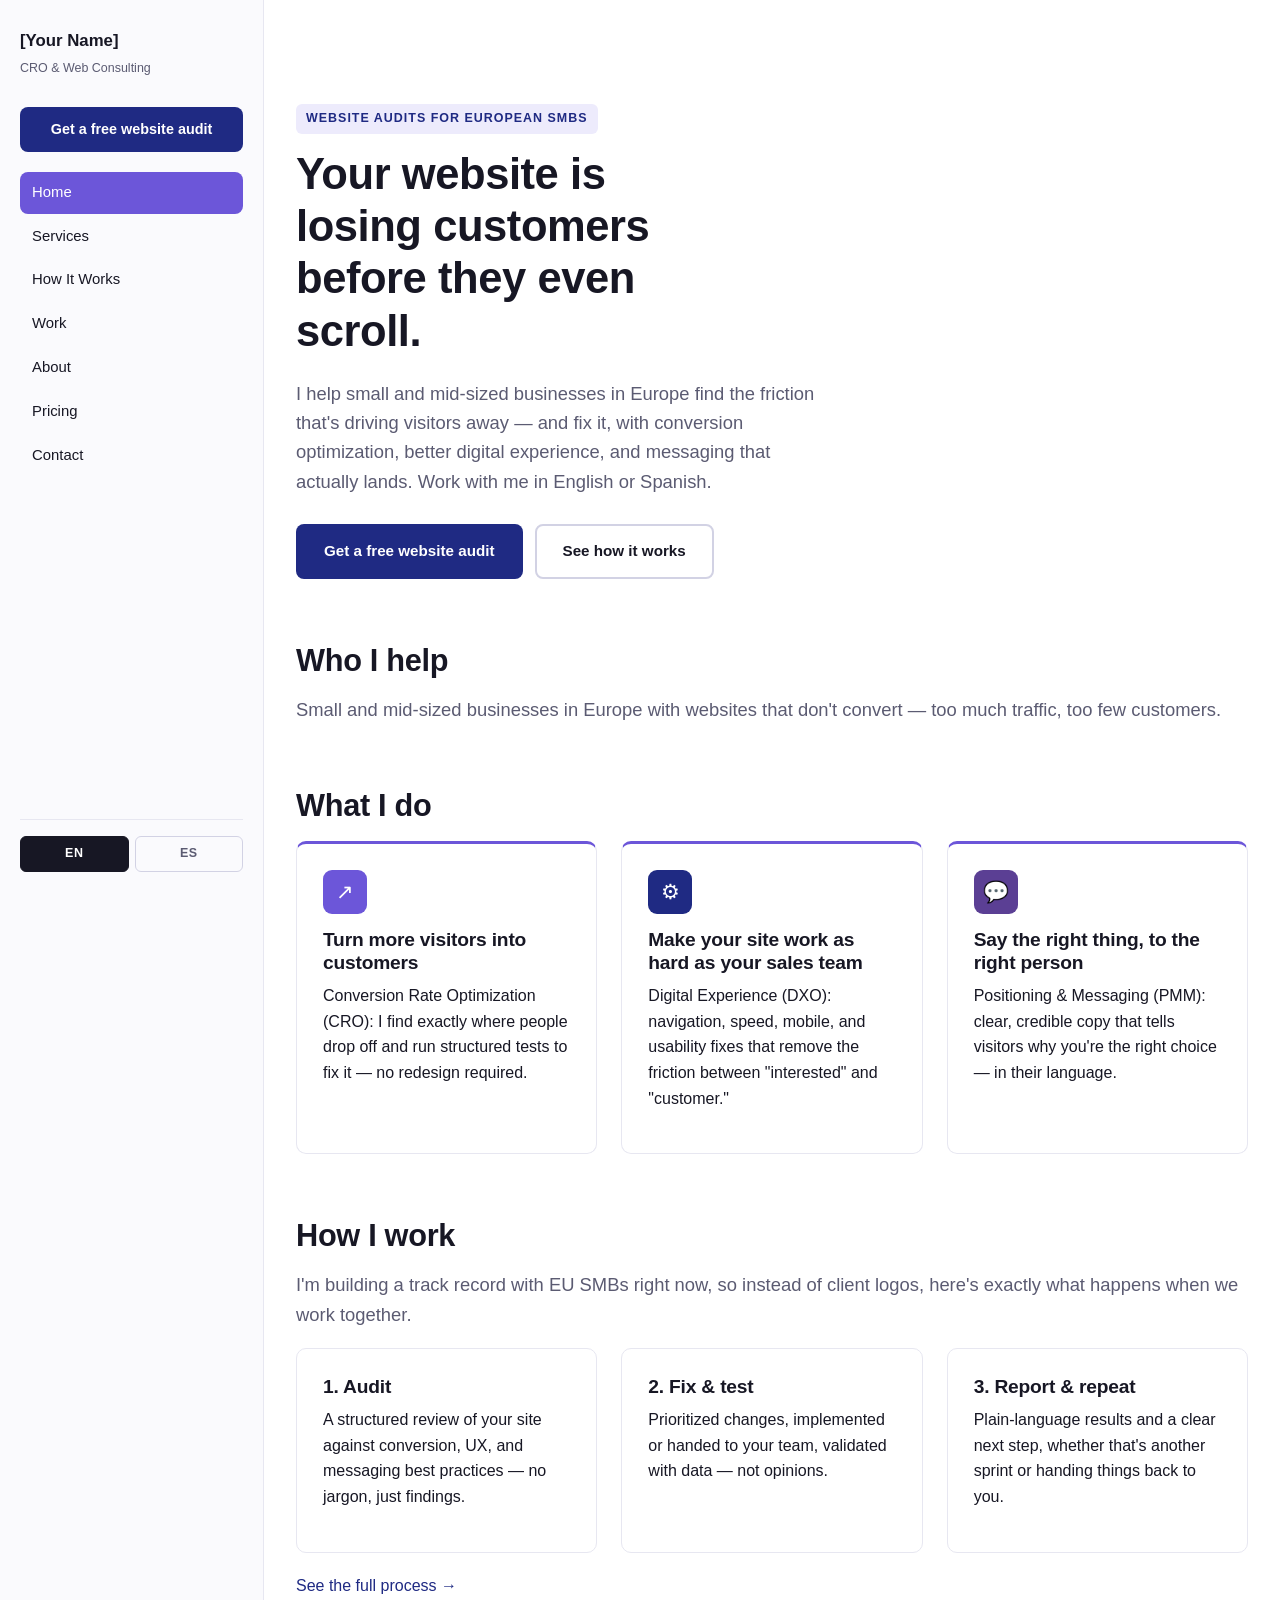
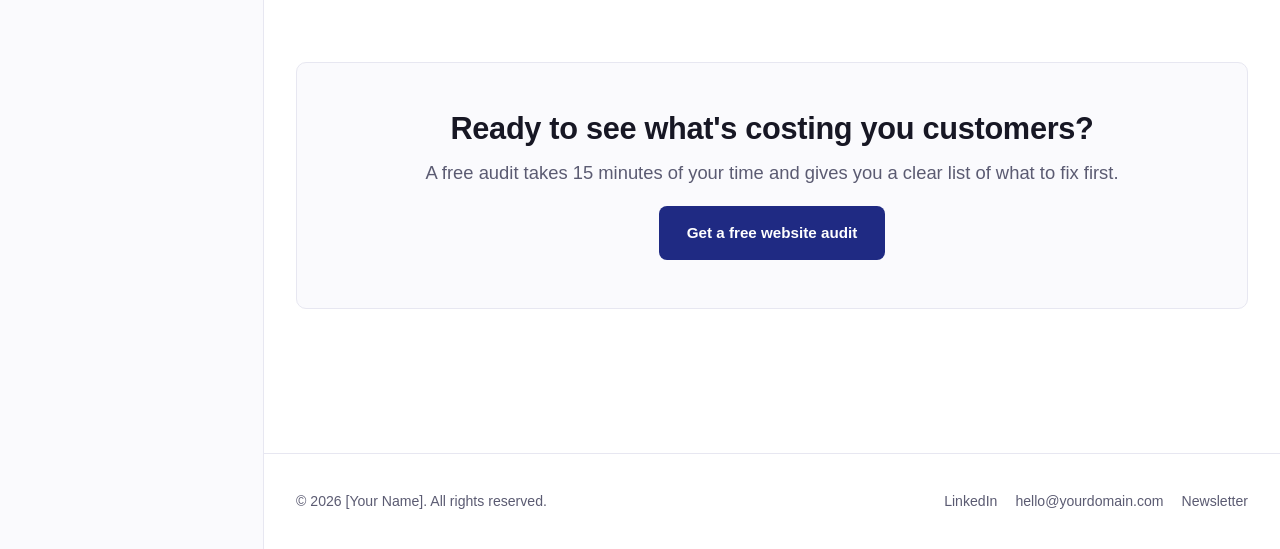
<file: index.html>
<!DOCTYPE html>
<!--
  Root landing page: auto-redirects to /en/ or /es/ based on browser
  language, with a manual fallback for JS-disabled visitors and crawlers.
  Replace "https://www.yourdomain.com" everywhere once you have a domain.
-->
<html lang="en">
<head>
<meta charset="UTF-8">
<meta name="viewport" content="width=device-width, initial-scale=1.0">
<title>[Your Name] — CRO &amp; Web Consulting for European SMBs</title>
<meta name="description" content="Conversion, digital experience, and messaging consulting for small and mid-sized businesses in Europe. Available in English and Spanish.">
<link rel="canonical" href="https://www.yourdomain.com/en/index.html">
<link rel="alternate" hreflang="en" href="https://www.yourdomain.com/en/index.html">
<link rel="alternate" hreflang="es" href="https://www.yourdomain.com/es/index.html">
<link rel="alternate" hreflang="x-default" href="https://www.yourdomain.com/en/index.html">
<meta http-equiv="refresh" content="0; url=/en/index.html">
<style>
  body { font-family: -apple-system, BlinkMacSystemFont, "Segoe UI", Roboto, sans-serif; background:#fff; color:#171724; display:flex; align-items:center; justify-content:center; height:100vh; margin:0; }
  a { color:#1F2A83; font-weight:700; }
</style>
<script>
  var lang = (navigator.language || "en").slice(0, 2) === "es" ? "es" : "en";
  window.location.replace("/" + lang + "/index.html");
</script>
</head>
<body>
  <p>Redirecting… / Redirigiendo… <a href="/en/index.html">English</a> · <a href="/es/index.html">Español</a></p>
</body>
</html>
</file>
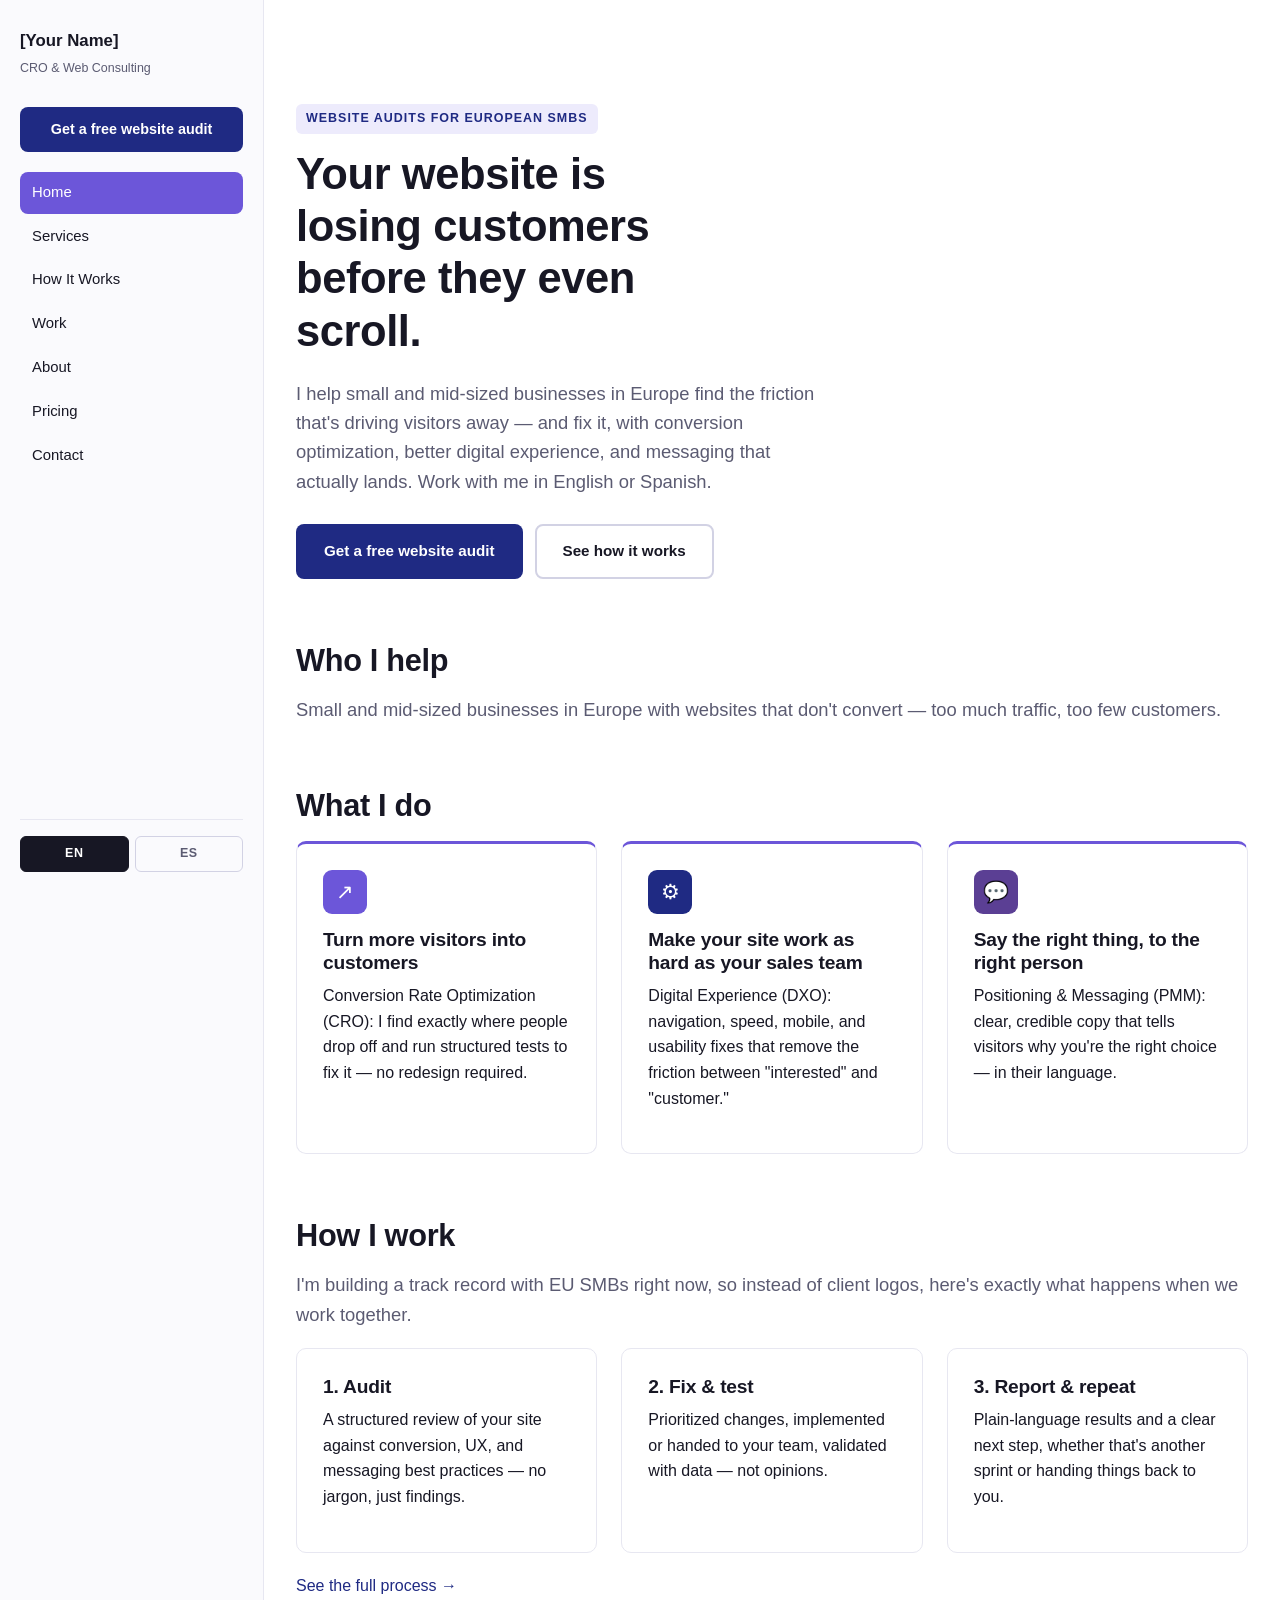
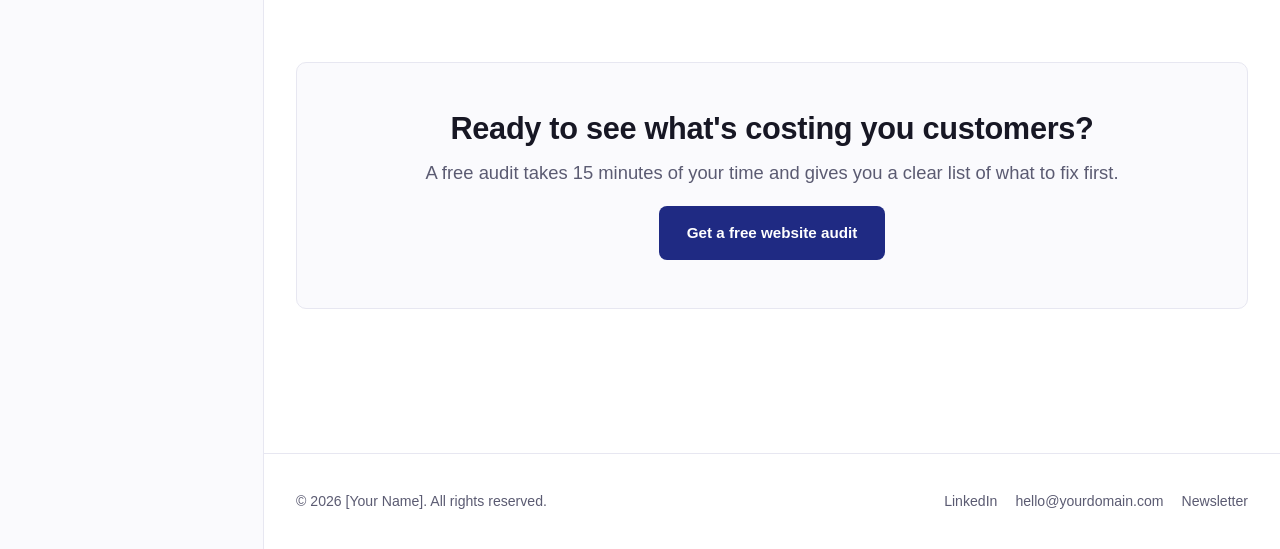
<file: en/index.html>
<!DOCTYPE html>
<!-- Replace "https://www.yourdomain.com" everywhere in this file with your real domain once you buy one. -->
<html lang="en">
<head>
<meta charset="UTF-8">
<meta name="viewport" content="width=device-width, initial-scale=1.0">
<title>Website Conversion Audit for European SMBs | [Your Name]</title>
<meta name="description" content="Free website audit for small and mid-sized businesses in Europe. I fix the conversion, UX, and messaging problems that are costing you customers — in English or Spanish.">
<link rel="canonical" href="https://www.yourdomain.com/en/index.html">
<link rel="alternate" hreflang="en" href="https://www.yourdomain.com/en/index.html">
<link rel="alternate" hreflang="es" href="https://www.yourdomain.com/es/index.html">
<link rel="alternate" hreflang="x-default" href="https://www.yourdomain.com/en/index.html">
<meta property="og:type" content="website">
<meta property="og:title" content="Your website is losing customers before they even scroll.">
<meta property="og:description" content="Free website audit for small and mid-sized businesses in Europe. Conversion optimization, digital experience, and messaging — in English or Spanish.">
<meta property="og:url" content="https://www.yourdomain.com/en/index.html">
<meta property="og:locale" content="en_US">
<meta property="og:locale:alternate" content="es_ES">
<link rel="stylesheet" href="/assets/css/style.css">
<script type="application/ld+json">
{
  "@context": "https://schema.org",
  "@graph": [
    {
      "@type": "ProfessionalService",
      "name": "[Your Name] — CRO & Web Consulting",
      "url": "https://www.yourdomain.com/en/index.html",
      "description": "Conversion rate optimization, digital experience, and positioning/messaging consulting for small and mid-sized businesses in Europe. Services available in English and Spanish.",
      "areaServed": ["Europe", "Spain", "Germany", "France", "Italy", "Portugal"],
      "availableLanguage": ["English", "Spanish"],
      "founder": { "@type": "Person", "name": "[Your Name]" },
      "priceRange": "€€"
    },
    {
      "@type": "WebSite",
      "url": "https://www.yourdomain.com/en/index.html",
      "name": "[Your Name] — CRO & Web Consulting",
      "inLanguage": ["en", "es"]
    }
  ]
}
</script>
</head>
<body data-page="home">
<div class="layout">
  <div id="site-nav" data-page="home"></div>

  <main>
    <div class="container">

      <section class="hero">
        <p class="eyebrow">Website Audits for European SMBs</p>
        <h1>Your website is losing customers before they even scroll.</h1>
        <p class="lede">I help small and mid-sized businesses in Europe find the friction that's driving visitors away — and fix it, with conversion optimization, better digital experience, and messaging that actually lands. Work with me in English or Spanish.</p>
        <div class="hero-actions">
          <a class="btn btn-primary" href="/en/contact.html">Get a free website audit</a>
          <a class="btn btn-secondary" href="/en/process.html">See how it works</a>
        </div>
      </section>

      <section>
        <h2>Who I help</h2>
        <p class="lede">Small and mid-sized businesses in Europe with websites that don't convert — too much traffic, too few customers.</p>
      </section>

      <section>
        <h2>What I do</h2>
        <div class="grid grid-3">
          <div class="card card-accent-top">
            <div class="icon-tile i-1">↗</div>
            <h3>Turn more visitors into customers</h3>
            <p>Conversion Rate Optimization (CRO): I find exactly where people drop off and run structured tests to fix it — no redesign required.</p>
          </div>
          <div class="card card-accent-top">
            <div class="icon-tile i-2">⚙</div>
            <h3>Make your site work as hard as your sales team</h3>
            <p>Digital Experience (DXO): navigation, speed, mobile, and usability fixes that remove the friction between "interested" and "customer."</p>
          </div>
          <div class="card card-accent-top">
            <div class="icon-tile i-3">💬</div>
            <h3>Say the right thing, to the right person</h3>
            <p>Positioning & Messaging (PMM): clear, credible copy that tells visitors why you're the right choice — in their language.</p>
          </div>
        </div>
      </section>

      <section>
        <h2>How I work</h2>
        <p class="lede">I'm building a track record with EU SMBs right now, so instead of client logos, here's exactly what happens when we work together.</p>
        <div class="grid grid-3">
          <div class="card">
            <h3>1. Audit</h3>
            <p>A structured review of your site against conversion, UX, and messaging best practices — no jargon, just findings.</p>
          </div>
          <div class="card">
            <h3>2. Fix &amp; test</h3>
            <p>Prioritized changes, implemented or handed to your team, validated with data — not opinions.</p>
          </div>
          <div class="card">
            <h3>3. Report &amp; repeat</h3>
            <p>Plain-language results and a clear next step, whether that's another sprint or handing things back to you.</p>
          </div>
        </div>
        <p style="margin-top:20px;"><a href="/en/process.html">See the full process →</a></p>
      </section>

      <section class="cta-band">
        <h2>Ready to see what's costing you customers?</h2>
        <p class="lede">A free audit takes 15 minutes of your time and gives you a clear list of what to fix first.</p>
        <a class="btn btn-primary" href="/en/contact.html">Get a free website audit</a>
      </section>

    </div>

    <footer class="site-footer">
      <div>© <span id="footYear"></span> [Your Name]. All rights reserved.</div>
      <div class="footer-links">
        <a href="https://www.linkedin.com/in/yourprofile" target="_blank" rel="noopener">LinkedIn</a>
        <a href="mailto:hello@yourdomain.com">hello@yourdomain.com</a>
        <a href="/en/contact.html">Newsletter</a>
      </div>
    </footer>
  </main>
</div>

<script src="/assets/js/nav.js"></script>
</body>
</html>
</file>
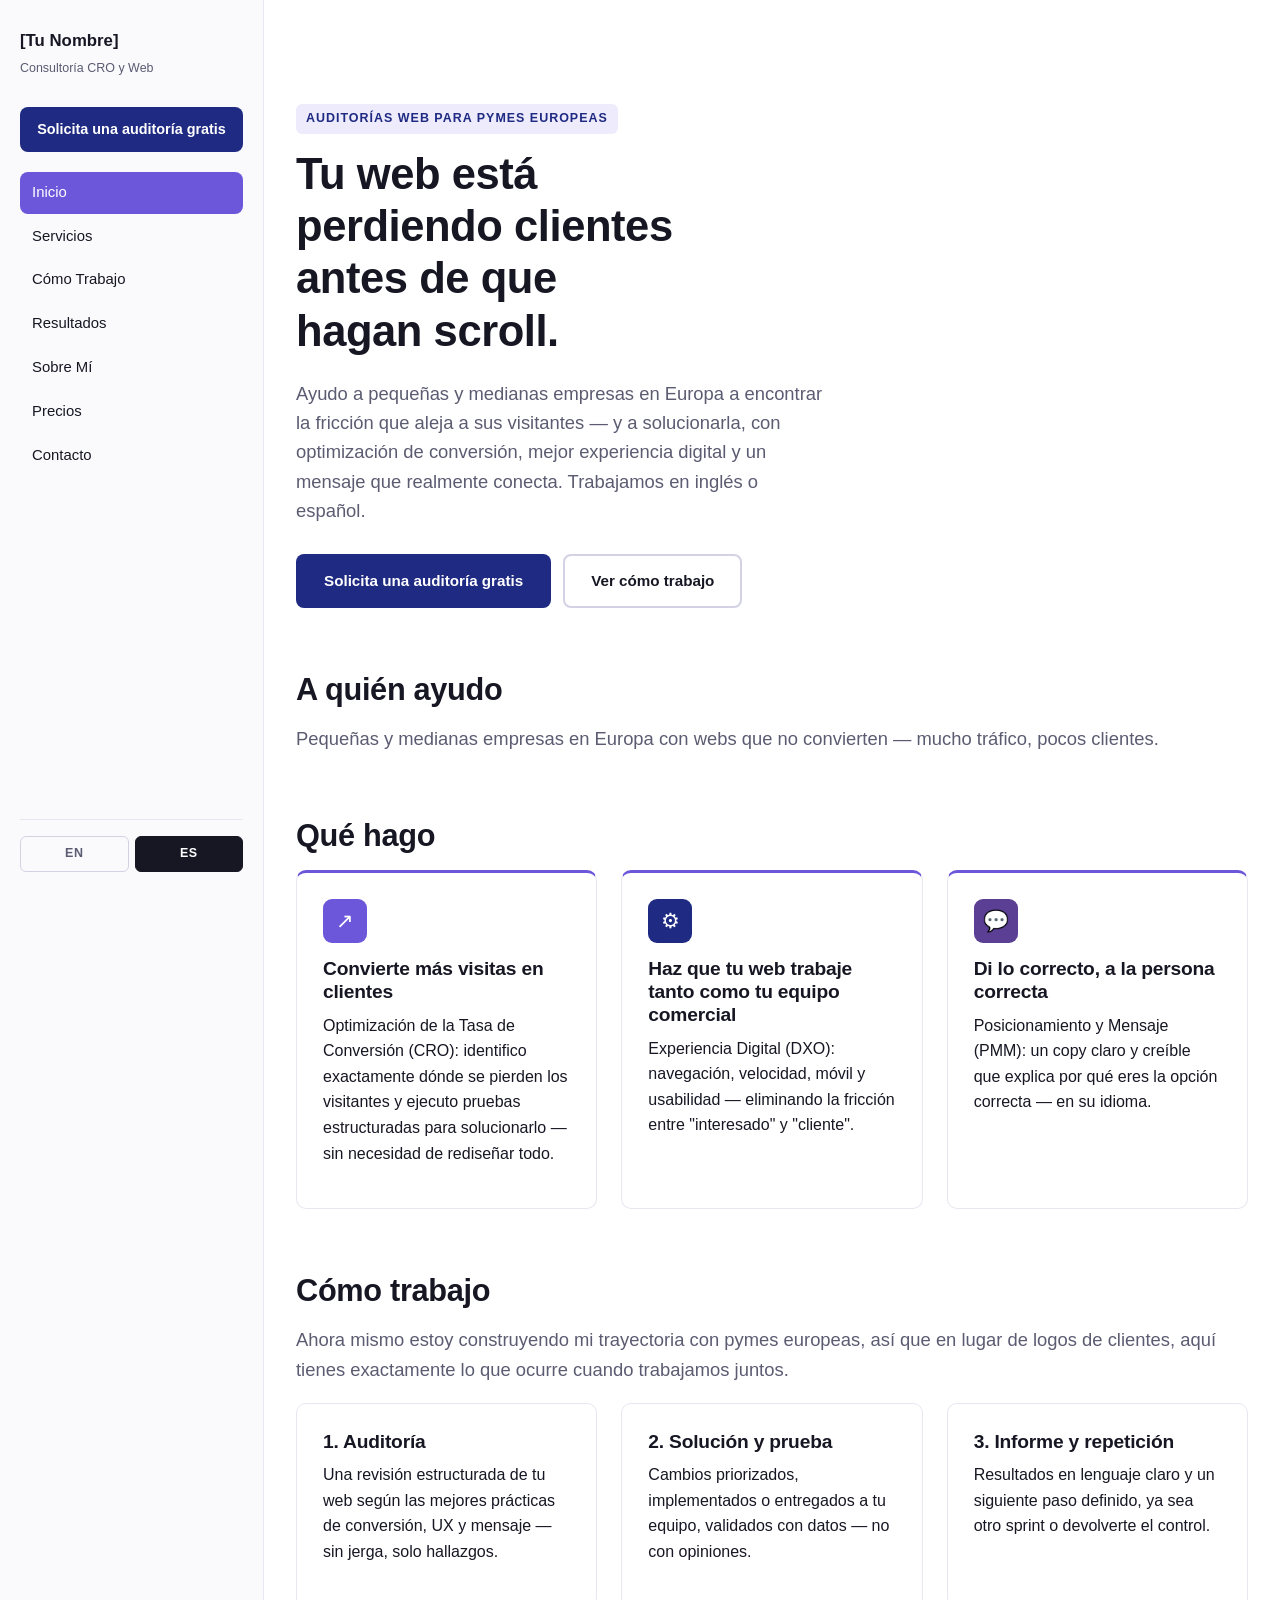
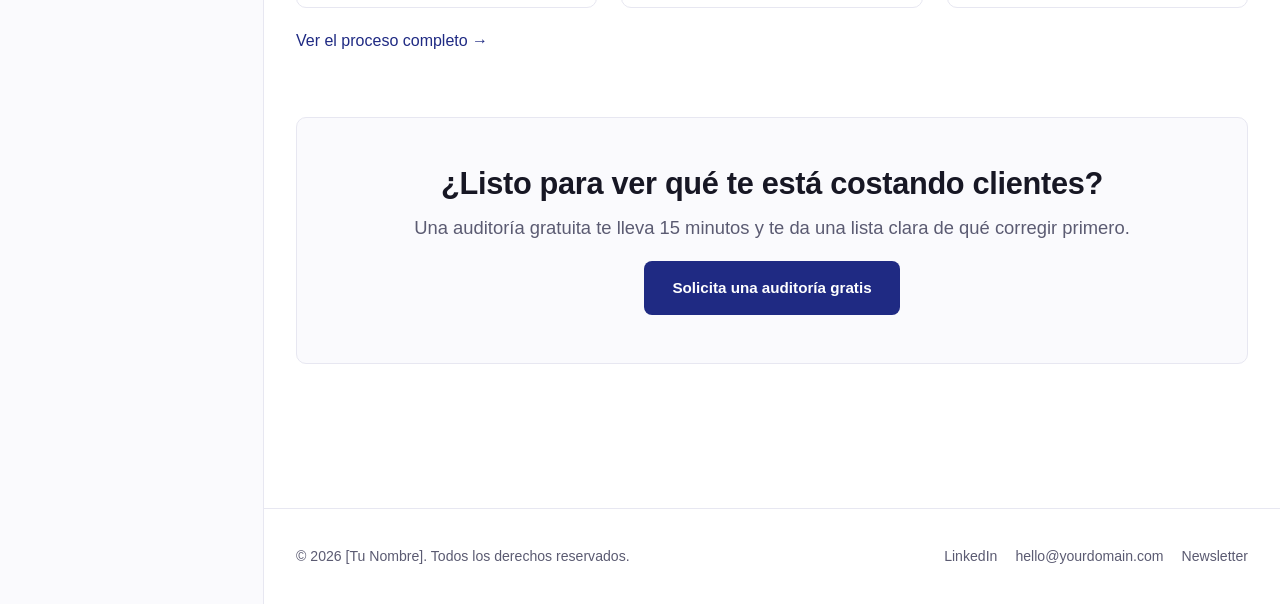
<file: es/index.html>
<!DOCTYPE html>
<!-- Sustituye "https://www.yourdomain.com" por tu dominio real en todo el archivo. -->
<html lang="es">
<head>
<meta charset="UTF-8">
<meta name="viewport" content="width=device-width, initial-scale=1.0">
<title>Auditoría de Conversión Web para Pymes Europeas | [Tu Nombre]</title>
<meta name="description" content="Auditoría web gratuita para pequeñas y medianas empresas en Europa. Corrijo los problemas de conversión, experiencia de usuario y mensaje que te están costando clientes.">
<link rel="canonical" href="https://www.yourdomain.com/es/index.html">
<link rel="alternate" hreflang="en" href="https://www.yourdomain.com/en/index.html">
<link rel="alternate" hreflang="es" href="https://www.yourdomain.com/es/index.html">
<link rel="alternate" hreflang="x-default" href="https://www.yourdomain.com/en/index.html">
<meta property="og:type" content="website">
<meta property="og:title" content="Tu web está perdiendo clientes antes de que hagan scroll.">
<meta property="og:description" content="Auditoría web gratuita para pymes en Europa. Optimización de conversión, experiencia digital y mensaje — en inglés o español.">
<meta property="og:url" content="https://www.yourdomain.com/es/index.html">
<meta property="og:locale" content="es_ES">
<meta property="og:locale:alternate" content="en_US">
<link rel="stylesheet" href="/assets/css/style.css">
<script type="application/ld+json">
{
  "@context": "https://schema.org",
  "@graph": [
    {
      "@type": "ProfessionalService",
      "name": "[Tu Nombre] — Consultoría CRO y Web",
      "url": "https://www.yourdomain.com/es/index.html",
      "description": "Consultoría de optimización de conversión, experiencia digital y posicionamiento/mensaje para pequeñas y medianas empresas en Europa. Servicio disponible en inglés y español.",
      "areaServed": ["Europa", "España", "Alemania", "Francia", "Italia", "Portugal"],
      "availableLanguage": ["Español", "Inglés"],
      "founder": { "@type": "Person", "name": "[Tu Nombre]" },
      "priceRange": "€€"
    },
    {
      "@type": "WebSite",
      "url": "https://www.yourdomain.com/es/index.html",
      "name": "[Tu Nombre] — Consultoría CRO y Web",
      "inLanguage": ["es", "en"]
    }
  ]
}
</script>
</head>
<body data-page="home">
<div class="layout">
  <div id="site-nav" data-page="home"></div>

  <main>
    <div class="container">

      <section class="hero">
        <p class="eyebrow">Auditorías Web para Pymes Europeas</p>
        <h1>Tu web está perdiendo clientes antes de que hagan scroll.</h1>
        <p class="lede">Ayudo a pequeñas y medianas empresas en Europa a encontrar la fricción que aleja a sus visitantes — y a solucionarla, con optimización de conversión, mejor experiencia digital y un mensaje que realmente conecta. Trabajamos en inglés o español.</p>
        <div class="hero-actions">
          <a class="btn btn-primary" href="/es/contact.html">Solicita una auditoría gratis</a>
          <a class="btn btn-secondary" href="/es/process.html">Ver cómo trabajo</a>
        </div>
      </section>

      <section>
        <h2>A quién ayudo</h2>
        <p class="lede">Pequeñas y medianas empresas en Europa con webs que no convierten — mucho tráfico, pocos clientes.</p>
      </section>

      <section>
        <h2>Qué hago</h2>
        <div class="grid grid-3">
          <div class="card card-accent-top">
            <div class="icon-tile i-1">↗</div>
            <h3>Convierte más visitas en clientes</h3>
            <p>Optimización de la Tasa de Conversión (CRO): identifico exactamente dónde se pierden los visitantes y ejecuto pruebas estructuradas para solucionarlo — sin necesidad de rediseñar todo.</p>
          </div>
          <div class="card card-accent-top">
            <div class="icon-tile i-2">⚙</div>
            <h3>Haz que tu web trabaje tanto como tu equipo comercial</h3>
            <p>Experiencia Digital (DXO): navegación, velocidad, móvil y usabilidad — eliminando la fricción entre "interesado" y "cliente".</p>
          </div>
          <div class="card card-accent-top">
            <div class="icon-tile i-3">💬</div>
            <h3>Di lo correcto, a la persona correcta</h3>
            <p>Posicionamiento y Mensaje (PMM): un copy claro y creíble que explica por qué eres la opción correcta — en su idioma.</p>
          </div>
        </div>
      </section>

      <section>
        <h2>Cómo trabajo</h2>
        <p class="lede">Ahora mismo estoy construyendo mi trayectoria con pymes europeas, así que en lugar de logos de clientes, aquí tienes exactamente lo que ocurre cuando trabajamos juntos.</p>
        <div class="grid grid-3">
          <div class="card">
            <h3>1. Auditoría</h3>
            <p>Una revisión estructurada de tu web según las mejores prácticas de conversión, UX y mensaje — sin jerga, solo hallazgos.</p>
          </div>
          <div class="card">
            <h3>2. Solución y prueba</h3>
            <p>Cambios priorizados, implementados o entregados a tu equipo, validados con datos — no con opiniones.</p>
          </div>
          <div class="card">
            <h3>3. Informe y repetición</h3>
            <p>Resultados en lenguaje claro y un siguiente paso definido, ya sea otro sprint o devolverte el control.</p>
          </div>
        </div>
        <p style="margin-top:20px;"><a href="/es/process.html">Ver el proceso completo →</a></p>
      </section>

      <section class="cta-band">
        <h2>¿Listo para ver qué te está costando clientes?</h2>
        <p class="lede">Una auditoría gratuita te lleva 15 minutos y te da una lista clara de qué corregir primero.</p>
        <a class="btn btn-primary" href="/es/contact.html">Solicita una auditoría gratis</a>
      </section>

    </div>

    <footer class="site-footer">
      <div>© <span id="footYear"></span> [Tu Nombre]. Todos los derechos reservados.</div>
      <div class="footer-links">
        <a href="https://www.linkedin.com/in/yourprofile" target="_blank" rel="noopener">LinkedIn</a>
        <a href="mailto:hello@yourdomain.com">hello@yourdomain.com</a>
        <a href="/es/contact.html">Newsletter</a>
      </div>
    </footer>
  </main>
</div>

<script src="/assets/js/nav.js"></script>
</body>
</html>
</file>
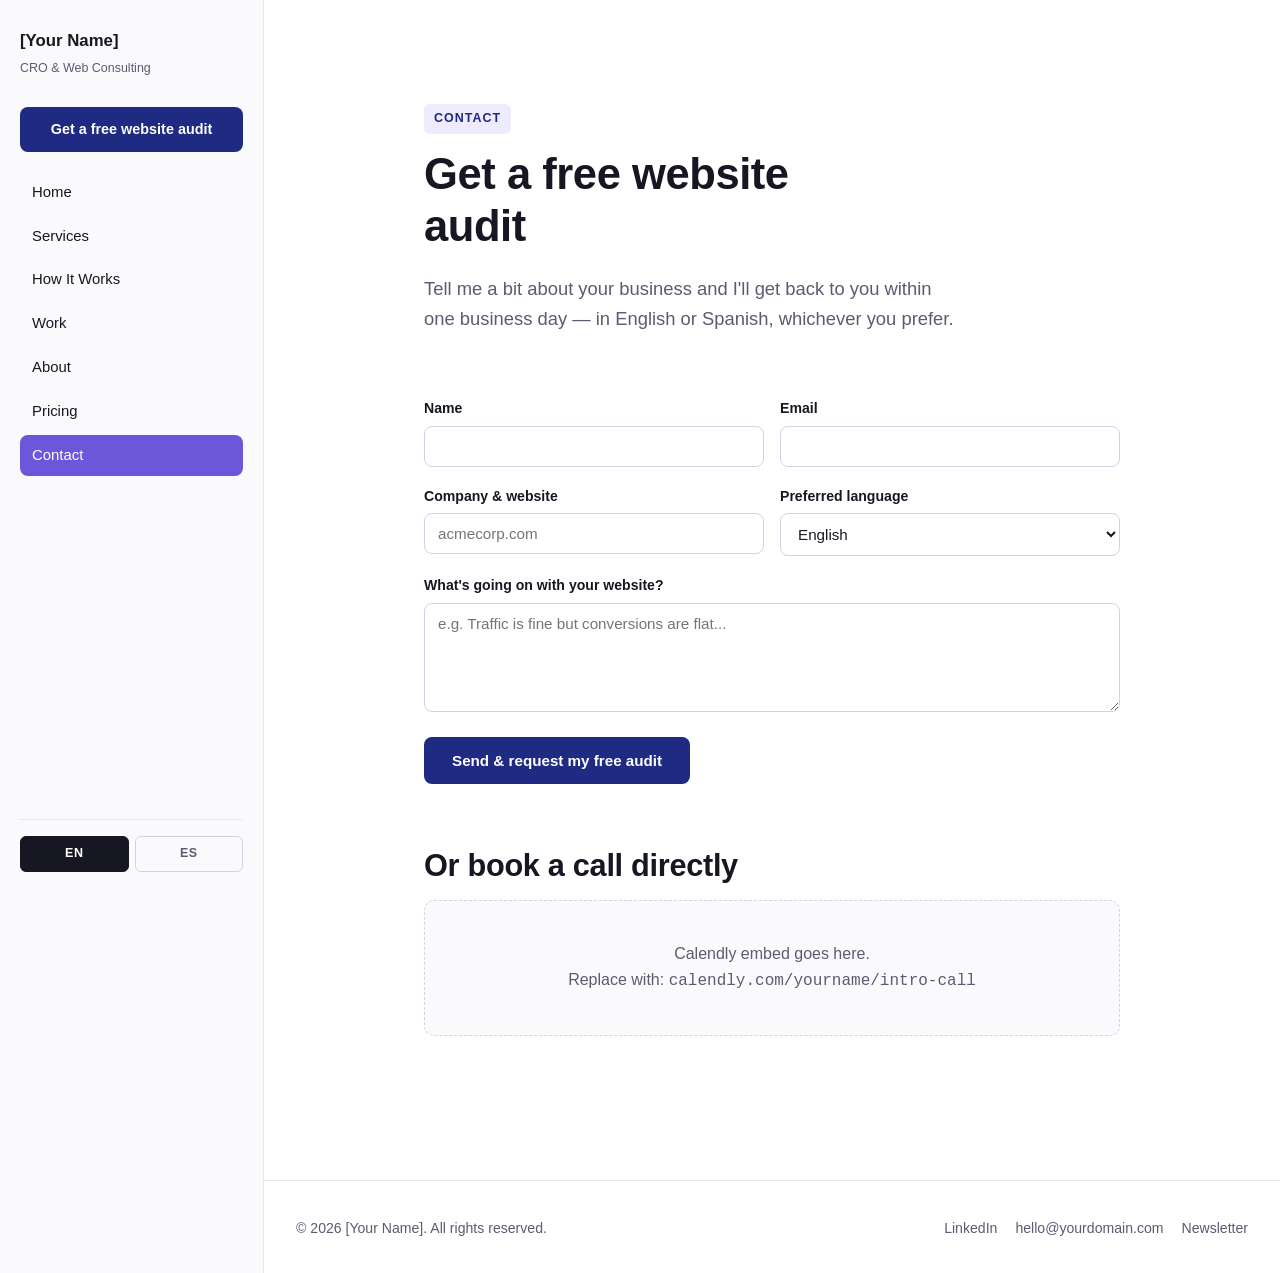
<file: en/contact.html>
<!DOCTYPE html>
<html lang="en">
<head>
<meta charset="UTF-8">
<meta name="viewport" content="width=device-width, initial-scale=1.0">
<title>Contact | Book a Free Website Audit | [Your Name]</title>
<meta name="description" content="Book a free website audit or a call. Tell me about your business and preferred language (English or Spanish) and I'll get back to you within one business day.">
<link rel="canonical" href="https://www.yourdomain.com/en/contact.html">
<link rel="alternate" hreflang="en" href="https://www.yourdomain.com/en/contact.html">
<link rel="alternate" hreflang="es" href="https://www.yourdomain.com/es/contact.html">
<link rel="alternate" hreflang="x-default" href="https://www.yourdomain.com/en/contact.html">
<meta property="og:type" content="website">
<meta property="og:title" content="Contact | Book a Free Website Audit">
<meta property="og:description" content="Book a free website audit or a call, in English or Spanish.">
<meta property="og:url" content="https://www.yourdomain.com/en/contact.html">
<meta property="og:locale" content="en_US">
<meta property="og:locale:alternate" content="es_ES">
<link rel="stylesheet" href="/assets/css/style.css">
</head>
<body data-page="contact">
<div class="layout">
  <div id="site-nav" data-page="contact"></div>

  <main>
    <div class="container narrow">

      <section class="hero">
        <p class="eyebrow">Contact</p>
        <h1>Get a free website audit</h1>
        <p class="lede">Tell me a bit about your business and I'll get back to you within one business day — in English or Spanish, whichever you prefer.</p>
      </section>

      <section>
        <form id="contactForm">
          <div class="form-row">
            <div class="form-field">
              <label for="name">Name</label>
              <input type="text" id="name" name="name" required>
            </div>
            <div class="form-field">
              <label for="email">Email</label>
              <input type="email" id="email" name="email" required>
            </div>
          </div>
          <div class="form-row">
            <div class="form-field">
              <label for="company">Company &amp; website</label>
              <input type="text" id="company" name="company" placeholder="acmecorp.com">
            </div>
            <div class="form-field">
              <label for="language">Preferred language</label>
              <select id="language" name="language">
                <option value="en">English</option>
                <option value="es">Español</option>
              </select>
            </div>
          </div>
          <div class="form-field">
            <label for="message">What's going on with your website?</label>
            <textarea id="message" name="message" rows="5" placeholder="e.g. Traffic is fine but conversions are flat..."></textarea>
          </div>
          <button type="submit" class="btn btn-primary">Send &amp; request my free audit</button>
          <p id="formNote" style="margin-top:14px; color: var(--text-muted); font-size:.88rem;"></p>
        </form>
      </section>

      <section>
        <h2>Or book a call directly</h2>
        <!-- Replace this block with your real Calendly embed, e.g.:
             <div class="calendly-inline-widget" data-url="https://calendly.com/yourname/intro-call" style="min-width:320px;height:630px;"></div>
             <script src="https://assets.calendly.com/assets/external/widget.js"></script> -->
        <div class="calendly-placeholder">
          Calendly embed goes here.<br>
          Replace with: <code>calendly.com/yourname/intro-call</code>
        </div>
      </section>

    </div>

    <footer class="site-footer">
      <div>© <span id="footYear"></span> [Your Name]. All rights reserved.</div>
      <div class="footer-links">
        <a href="https://www.linkedin.com/in/yourprofile" target="_blank" rel="noopener">LinkedIn</a>
        <a href="mailto:hello@yourdomain.com">hello@yourdomain.com</a>
        <a href="/en/contact.html">Newsletter</a>
      </div>
    </footer>
  </main>
</div>

<script src="/assets/js/nav.js"></script>
<script src="/assets/js/main.js"></script>
</body>
</html>
</file>
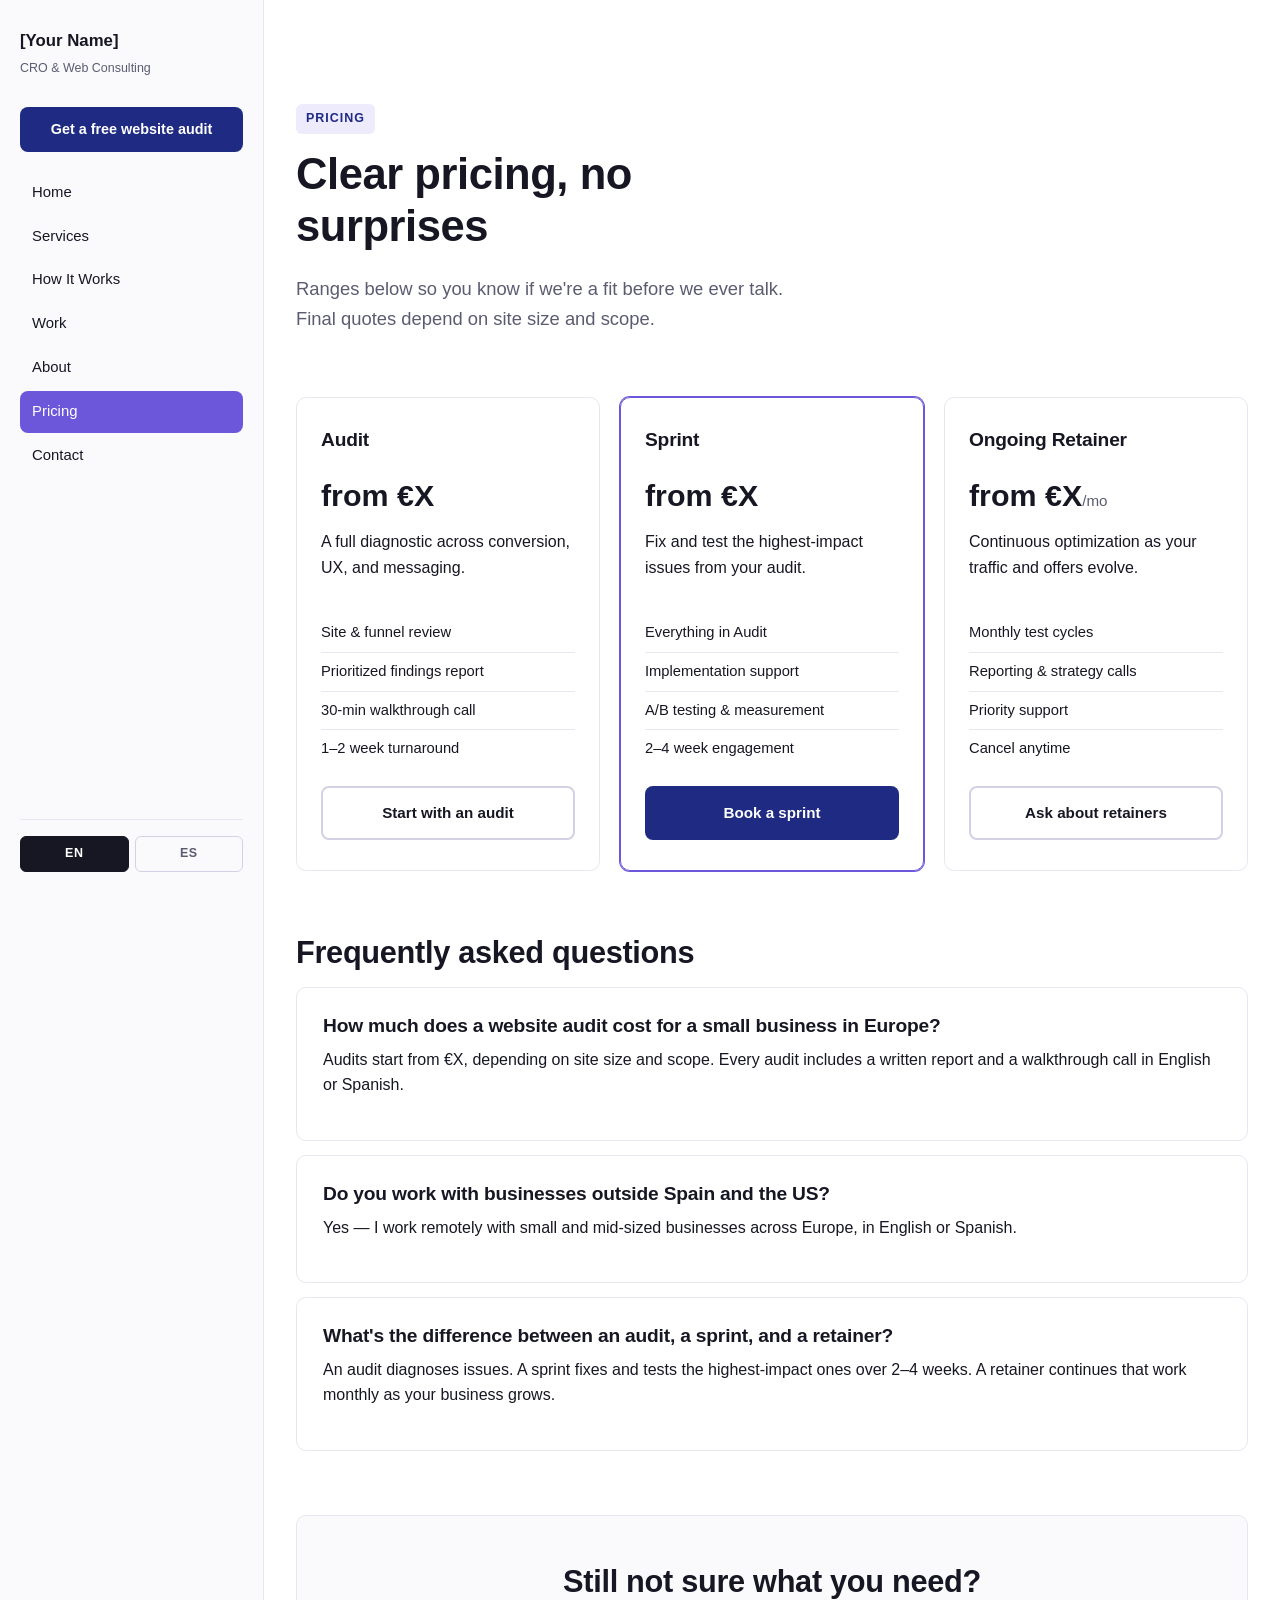
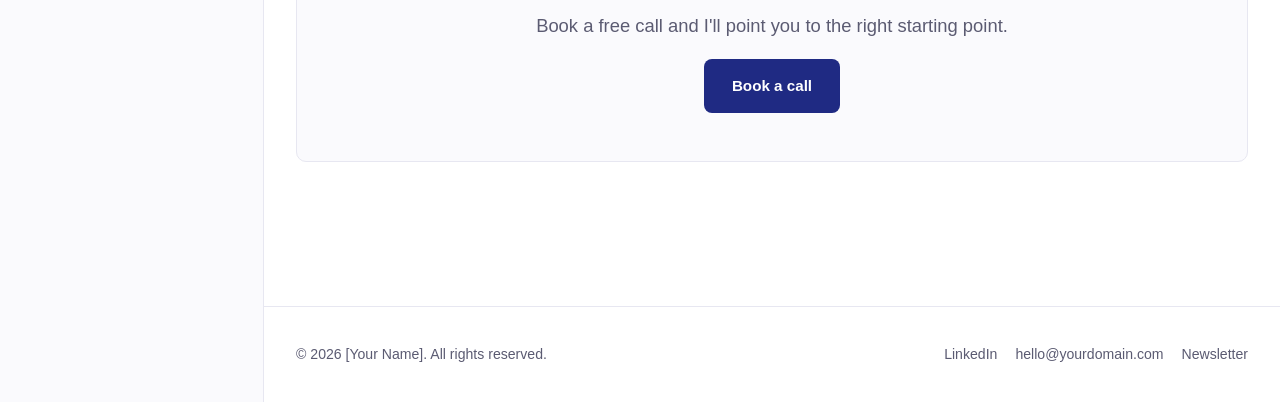
<file: en/pricing.html>
<!DOCTYPE html>
<html lang="en">
<head>
<meta charset="UTF-8">
<meta name="viewport" content="width=device-width, initial-scale=1.0">
<title>Pricing: Website Audits, Sprints &amp; Retainers | [Your Name]</title>
<meta name="description" content="Transparent pricing for website audits, CRO sprints, and ongoing retainers for small and mid-sized businesses in Europe. Audits from €X, sprints from €X.">
<link rel="canonical" href="https://www.yourdomain.com/en/pricing.html">
<link rel="alternate" hreflang="en" href="https://www.yourdomain.com/en/pricing.html">
<link rel="alternate" hreflang="es" href="https://www.yourdomain.com/es/pricing.html">
<link rel="alternate" hreflang="x-default" href="https://www.yourdomain.com/en/pricing.html">
<meta property="og:type" content="website">
<meta property="og:title" content="Pricing: Website Audits, Sprints & Retainers">
<meta property="og:description" content="Transparent pricing for website audits, CRO sprints, and ongoing retainers for European SMBs.">
<meta property="og:url" content="https://www.yourdomain.com/en/pricing.html">
<meta property="og:locale" content="en_US">
<meta property="og:locale:alternate" content="es_ES">
<link rel="stylesheet" href="/assets/css/style.css">
<script type="application/ld+json">
{
  "@context": "https://schema.org",
  "@type": "FAQPage",
  "mainEntity": [
    {
      "@type": "Question",
      "name": "How much does a website audit cost for a small business in Europe?",
      "acceptedAnswer": { "@type": "Answer", "text": "Audits start from €X, depending on site size and scope. Every audit includes a written report and a walkthrough call in English or Spanish." }
    },
    {
      "@type": "Question",
      "name": "Do you work with businesses outside Spain and the US?",
      "acceptedAnswer": { "@type": "Answer", "text": "Yes — I work remotely with small and mid-sized businesses across Europe, in English or Spanish." }
    },
    {
      "@type": "Question",
      "name": "What's the difference between an audit, a sprint, and a retainer?",
      "acceptedAnswer": { "@type": "Answer", "text": "An audit diagnoses issues. A sprint fixes and tests the highest-impact ones over 2–4 weeks. A retainer continues that work monthly as your business grows." }
    }
  ]
}
</script>
</head>
<body data-page="pricing">
<div class="layout">
  <div id="site-nav" data-page="pricing"></div>

  <main>
    <div class="container">

      <section class="hero">
        <p class="eyebrow">Pricing</p>
        <h1>Clear pricing, no surprises</h1>
        <p class="lede">Ranges below so you know if we're a fit before we ever talk. Final quotes depend on site size and scope.</p>
      </section>

      <section>
        <div class="pricing-grid">
          <div class="price-card">
            <h3>Audit</h3>
            <p class="price-tag">from €X</p>
            <p>A full diagnostic across conversion, UX, and messaging.</p>
            <ul>
              <li>Site &amp; funnel review</li>
              <li>Prioritized findings report</li>
              <li>30-min walkthrough call</li>
              <li>1–2 week turnaround</li>
            </ul>
            <a class="btn btn-secondary btn-block" href="/en/contact.html">Start with an audit</a>
          </div>
          <div class="price-card featured">
            <h3>Sprint</h3>
            <p class="price-tag">from €X</p>
            <p>Fix and test the highest-impact issues from your audit.</p>
            <ul>
              <li>Everything in Audit</li>
              <li>Implementation support</li>
              <li>A/B testing &amp; measurement</li>
              <li>2–4 week engagement</li>
            </ul>
            <a class="btn btn-primary btn-block" href="/en/contact.html">Book a sprint</a>
          </div>
          <div class="price-card">
            <h3>Ongoing Retainer</h3>
            <p class="price-tag">from €X<span>/mo</span></p>
            <p>Continuous optimization as your traffic and offers evolve.</p>
            <ul>
              <li>Monthly test cycles</li>
              <li>Reporting &amp; strategy calls</li>
              <li>Priority support</li>
              <li>Cancel anytime</li>
            </ul>
            <a class="btn btn-secondary btn-block" href="/en/contact.html">Ask about retainers</a>
          </div>
        </div>
      </section>

      <section>
        <h2>Frequently asked questions</h2>
        <div class="card" style="margin-bottom:14px;">
          <h3>How much does a website audit cost for a small business in Europe?</h3>
          <p>Audits start from €X, depending on site size and scope. Every audit includes a written report and a walkthrough call in English or Spanish.</p>
        </div>
        <div class="card" style="margin-bottom:14px;">
          <h3>Do you work with businesses outside Spain and the US?</h3>
          <p>Yes — I work remotely with small and mid-sized businesses across Europe, in English or Spanish.</p>
        </div>
        <div class="card">
          <h3>What's the difference between an audit, a sprint, and a retainer?</h3>
          <p>An audit diagnoses issues. A sprint fixes and tests the highest-impact ones over 2–4 weeks. A retainer continues that work monthly as your business grows.</p>
        </div>
      </section>

      <section class="cta-band">
        <h2>Still not sure what you need?</h2>
        <p class="lede">Book a free call and I'll point you to the right starting point.</p>
        <a class="btn btn-primary" href="/en/contact.html">Book a call</a>
      </section>

    </div>

    <footer class="site-footer">
      <div>© <span id="footYear"></span> [Your Name]. All rights reserved.</div>
      <div class="footer-links">
        <a href="https://www.linkedin.com/in/yourprofile" target="_blank" rel="noopener">LinkedIn</a>
        <a href="mailto:hello@yourdomain.com">hello@yourdomain.com</a>
        <a href="/en/contact.html">Newsletter</a>
      </div>
    </footer>
  </main>
</div>

<script src="/assets/js/nav.js"></script>
</body>
</html>
</file>
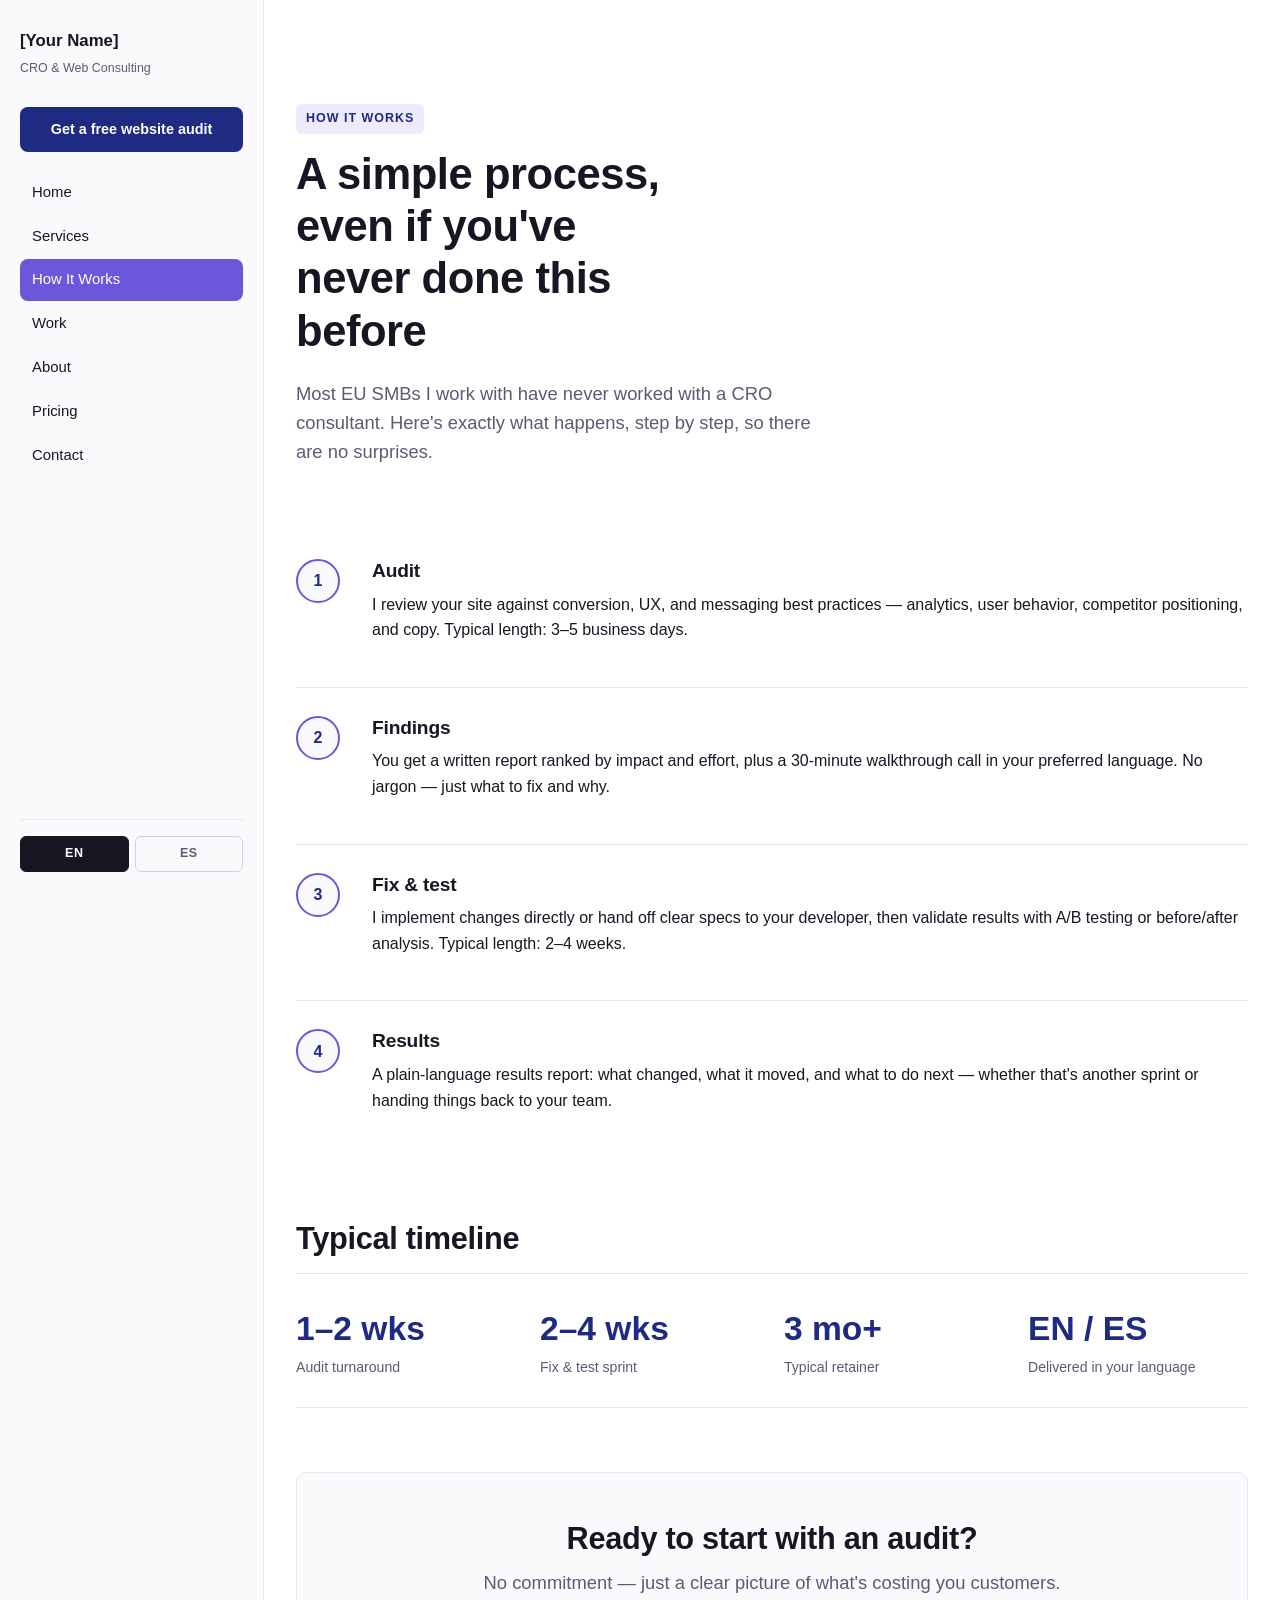
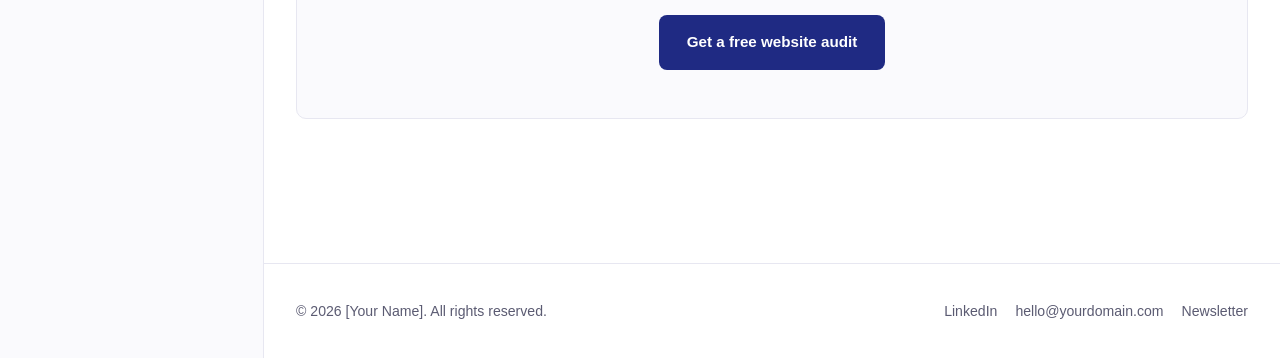
<file: en/process.html>
<!DOCTYPE html>
<html lang="en">
<head>
<meta charset="UTF-8">
<meta name="viewport" content="width=device-width, initial-scale=1.0">
<title>How It Works: Audit → Fix → Results | [Your Name]</title>
<meta name="description" content="A clear, four-step process for improving your website's conversion rate: audit, findings, fix and test, results. Typical engagement length and what to expect.">
<link rel="canonical" href="https://www.yourdomain.com/en/process.html">
<link rel="alternate" hreflang="en" href="https://www.yourdomain.com/en/process.html">
<link rel="alternate" hreflang="es" href="https://www.yourdomain.com/es/process.html">
<link rel="alternate" hreflang="x-default" href="https://www.yourdomain.com/en/process.html">
<meta property="og:type" content="website">
<meta property="og:title" content="How It Works: Audit → Fix → Results">
<meta property="og:description" content="A clear, four-step process for improving your website's conversion rate.">
<meta property="og:url" content="https://www.yourdomain.com/en/process.html">
<meta property="og:locale" content="en_US">
<meta property="og:locale:alternate" content="es_ES">
<link rel="stylesheet" href="/assets/css/style.css">
<script type="application/ld+json">
{
  "@context": "https://schema.org",
  "@type": "HowTo",
  "name": "How a website conversion engagement works",
  "step": [
    { "@type": "HowToStep", "name": "Audit", "text": "A structured review of your site across conversion, UX, and messaging." },
    { "@type": "HowToStep", "name": "Findings", "text": "A prioritized, plain-language report of what's costing you customers." },
    { "@type": "HowToStep", "name": "Fix & test", "text": "Changes are implemented and validated with real data." },
    { "@type": "HowToStep", "name": "Results", "text": "A clear report on impact and recommended next steps." }
  ]
}
</script>
</head>
<body data-page="process">
<div class="layout">
  <div id="site-nav" data-page="process"></div>

  <main>
    <div class="container">

      <section class="hero">
        <p class="eyebrow">How It Works</p>
        <h1>A simple process, even if you've never done this before</h1>
        <p class="lede">Most EU SMBs I work with have never worked with a CRO consultant. Here's exactly what happens, step by step, so there are no surprises.</p>
      </section>

      <section>
        <div class="steps">
          <div class="step">
            <div class="step-num">1</div>
            <div>
              <h3>Audit</h3>
              <p>I review your site against conversion, UX, and messaging best practices — analytics, user behavior, competitor positioning, and copy. Typical length: 3–5 business days.</p>
            </div>
          </div>
          <div class="step">
            <div class="step-num">2</div>
            <div>
              <h3>Findings</h3>
              <p>You get a written report ranked by impact and effort, plus a 30-minute walkthrough call in your preferred language. No jargon — just what to fix and why.</p>
            </div>
          </div>
          <div class="step">
            <div class="step-num">3</div>
            <div>
              <h3>Fix &amp; test</h3>
              <p>I implement changes directly or hand off clear specs to your developer, then validate results with A/B testing or before/after analysis. Typical length: 2–4 weeks.</p>
            </div>
          </div>
          <div class="step">
            <div class="step-num">4</div>
            <div>
              <h3>Results</h3>
              <p>A plain-language results report: what changed, what it moved, and what to do next — whether that's another sprint or handing things back to your team.</p>
            </div>
          </div>
        </div>
      </section>

      <section>
        <h2>Typical timeline</h2>
        <div class="stats">
          <div class="stat">
            <div class="num">1–2 wks</div>
            <div class="label">Audit turnaround</div>
          </div>
          <div class="stat">
            <div class="num">2–4 wks</div>
            <div class="label">Fix &amp; test sprint</div>
          </div>
          <div class="stat">
            <div class="num">3 mo+</div>
            <div class="label">Typical retainer</div>
          </div>
          <div class="stat">
            <div class="num">EN / ES</div>
            <div class="label">Delivered in your language</div>
          </div>
        </div>
      </section>

      <section class="cta-band">
        <h2>Ready to start with an audit?</h2>
        <p class="lede">No commitment — just a clear picture of what's costing you customers.</p>
        <a class="btn btn-primary" href="/en/contact.html">Get a free website audit</a>
      </section>

    </div>

    <footer class="site-footer">
      <div>© <span id="footYear"></span> [Your Name]. All rights reserved.</div>
      <div class="footer-links">
        <a href="https://www.linkedin.com/in/yourprofile" target="_blank" rel="noopener">LinkedIn</a>
        <a href="mailto:hello@yourdomain.com">hello@yourdomain.com</a>
        <a href="/en/contact.html">Newsletter</a>
      </div>
    </footer>
  </main>
</div>

<script src="/assets/js/nav.js"></script>
</body>
</html>
</file>
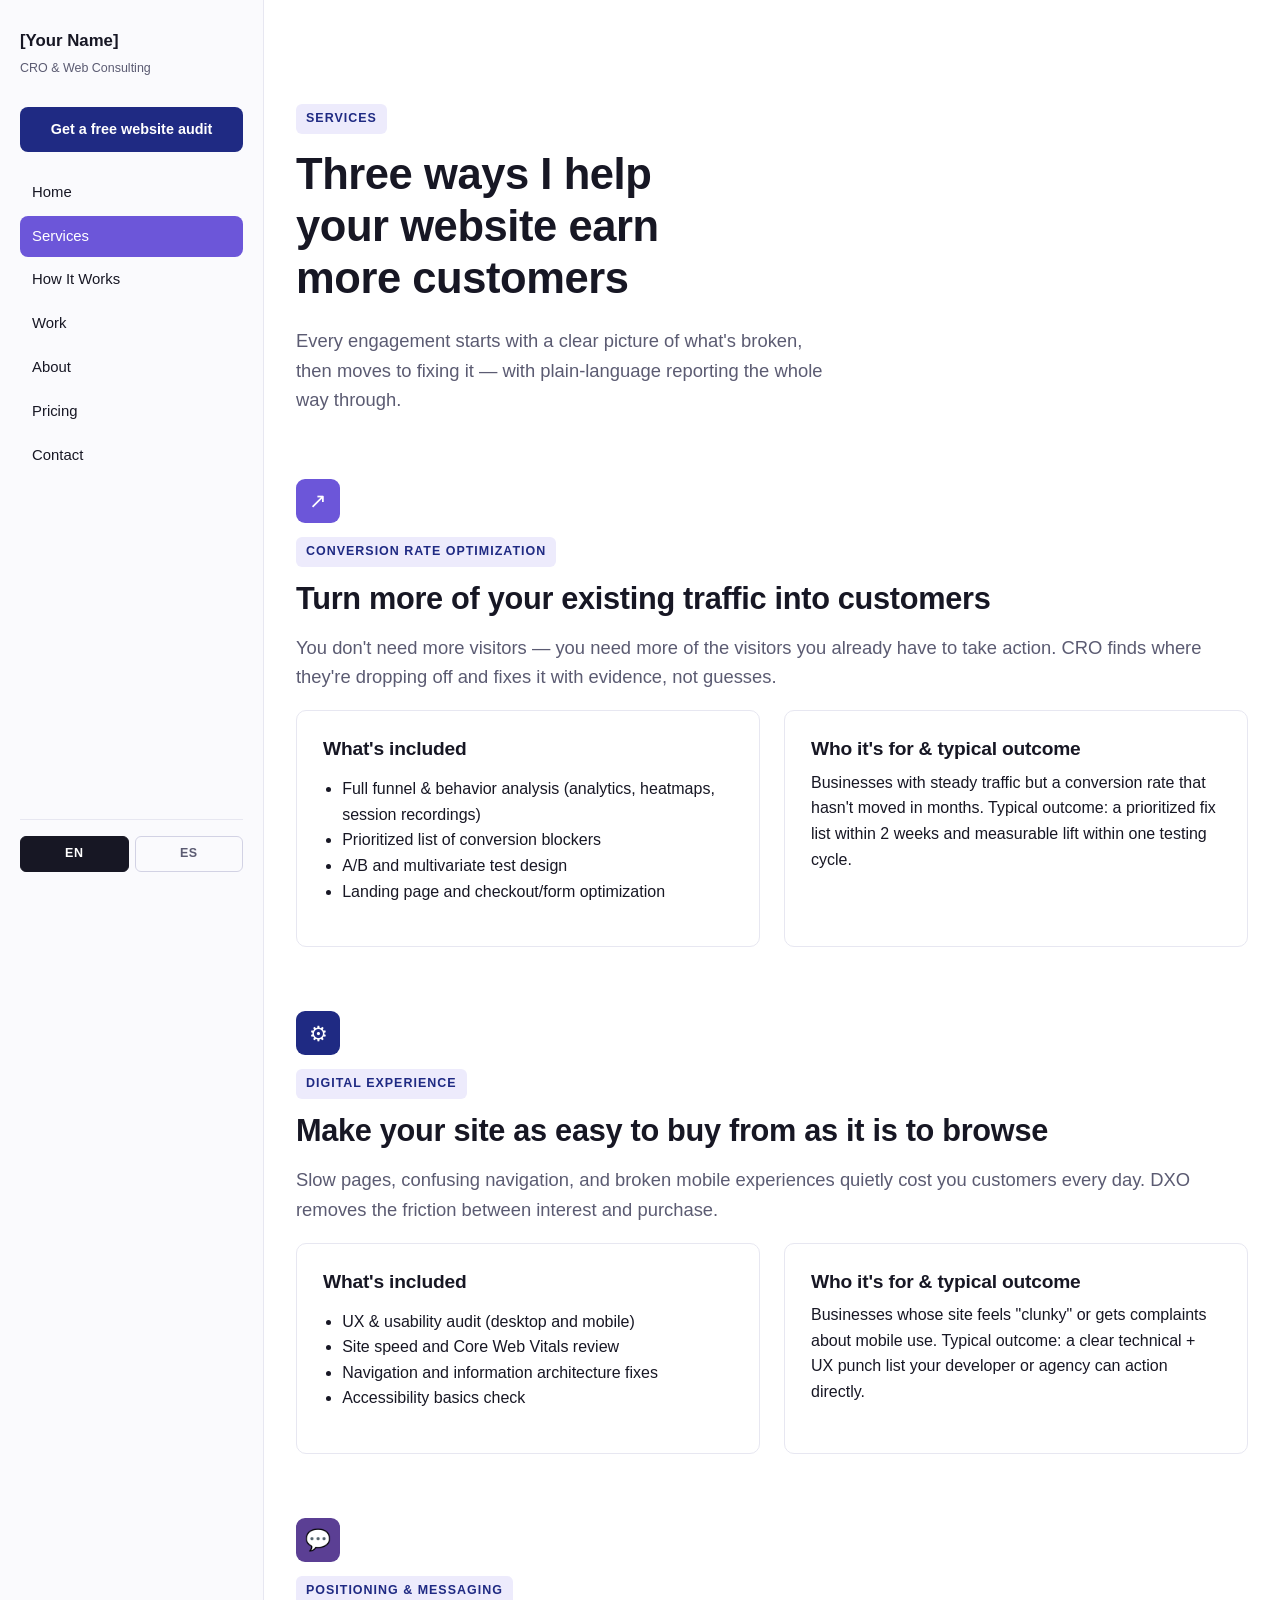
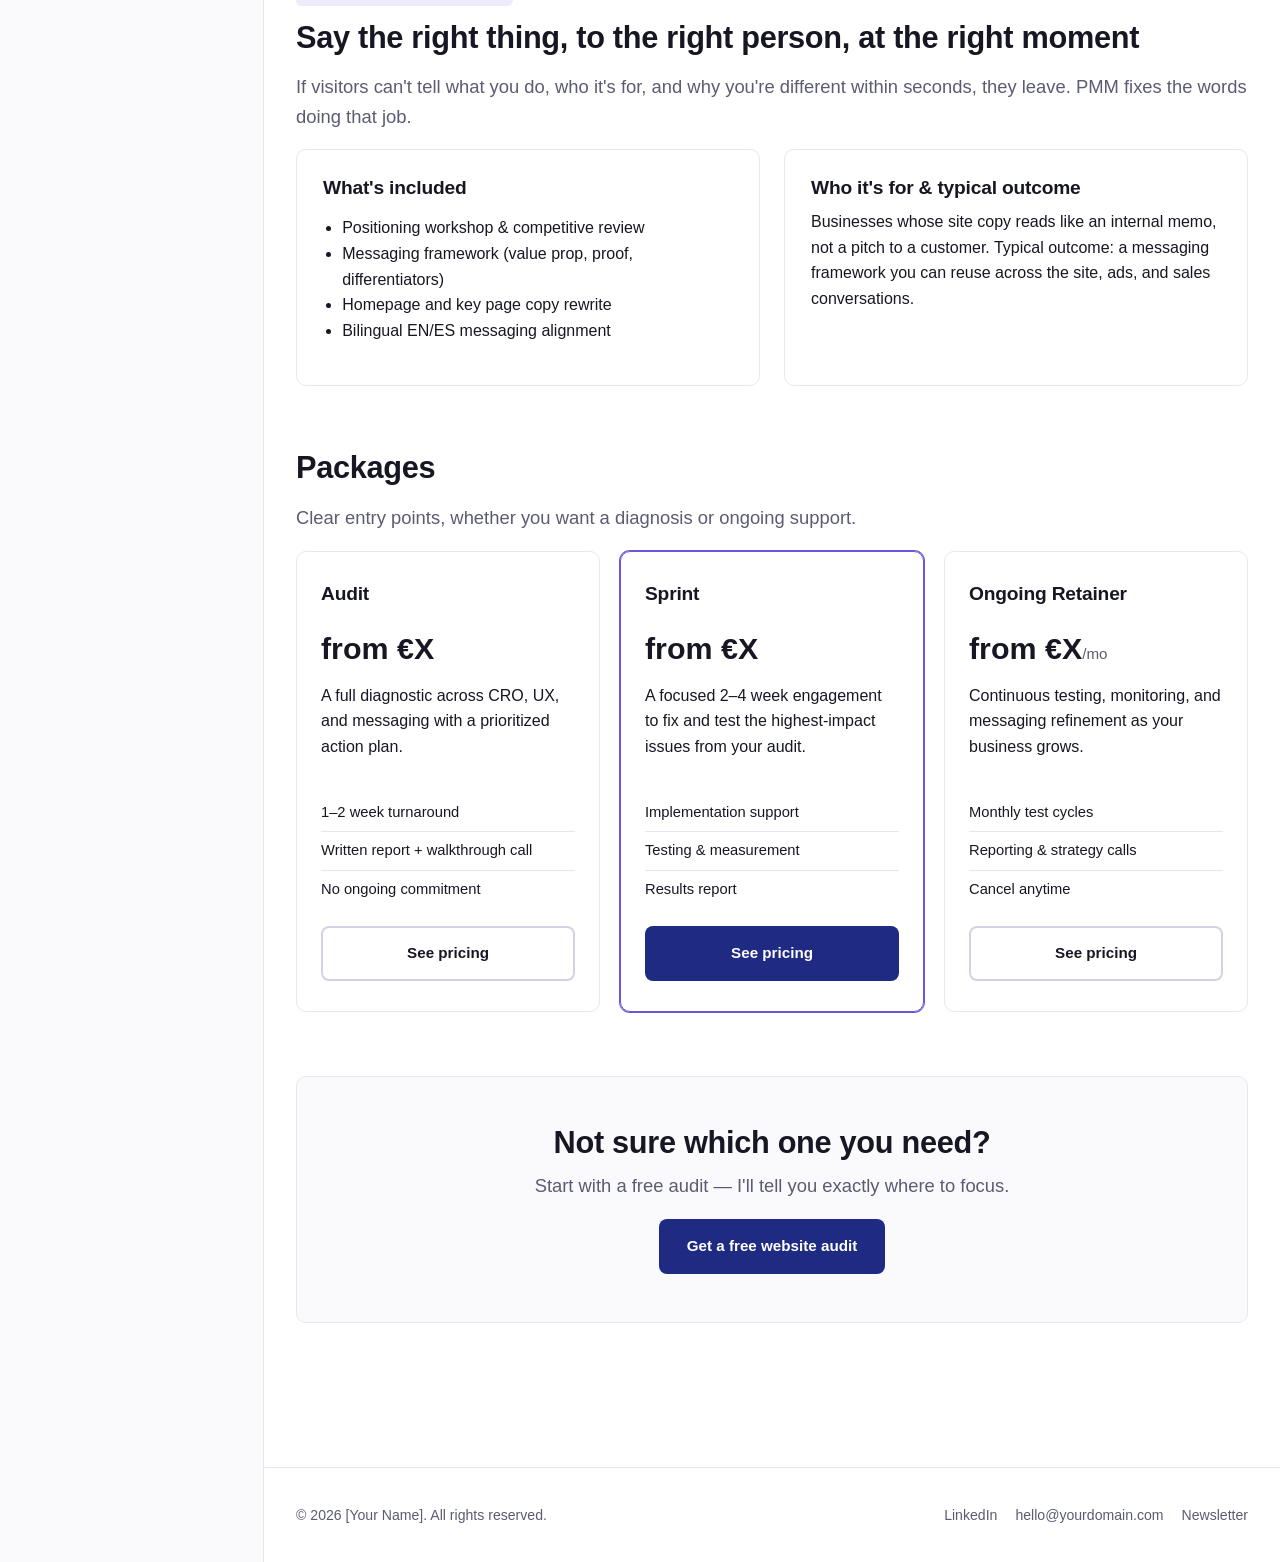
<file: en/services.html>
<!DOCTYPE html>
<html lang="en">
<head>
<meta charset="UTF-8">
<meta name="viewport" content="width=device-width, initial-scale=1.0">
<title>CRO, Digital Experience &amp; Messaging Services | [Your Name]</title>
<meta name="description" content="Conversion rate optimization, digital experience, and positioning/messaging services for small and mid-sized businesses in Europe. Audits, sprints, and ongoing retainers.">
<link rel="canonical" href="https://www.yourdomain.com/en/services.html">
<link rel="alternate" hreflang="en" href="https://www.yourdomain.com/en/services.html">
<link rel="alternate" hreflang="es" href="https://www.yourdomain.com/es/services.html">
<link rel="alternate" hreflang="x-default" href="https://www.yourdomain.com/en/services.html">
<meta property="og:type" content="website">
<meta property="og:title" content="CRO, Digital Experience & Messaging Services">
<meta property="og:description" content="Conversion optimization, digital experience, and messaging services for European SMBs. Audits, sprints, and retainers.">
<meta property="og:url" content="https://www.yourdomain.com/en/services.html">
<meta property="og:locale" content="en_US">
<meta property="og:locale:alternate" content="es_ES">
<link rel="stylesheet" href="/assets/css/style.css">
<script type="application/ld+json">
{
  "@context": "https://schema.org",
  "@type": "Service",
  "serviceType": "Conversion Rate Optimization, Digital Experience & Messaging Consulting",
  "provider": { "@type": "Person", "name": "[Your Name]" },
  "areaServed": "Europe",
  "availableLanguage": ["English", "Spanish"],
  "hasOfferCatalog": {
    "@type": "OfferCatalog",
    "name": "Services",
    "itemListElement": [
      { "@type": "Offer", "itemOffered": { "@type": "Service", "name": "Conversion Rate Optimization (CRO)" } },
      { "@type": "Offer", "itemOffered": { "@type": "Service", "name": "Digital Experience Optimization (DXO)" } },
      { "@type": "Offer", "itemOffered": { "@type": "Service", "name": "Positioning & Messaging (PMM)" } }
    ]
  }
}
</script>
</head>
<body data-page="services">
<div class="layout">
  <div id="site-nav" data-page="services"></div>

  <main>
    <div class="container">

      <section class="hero">
        <p class="eyebrow">Services</p>
        <h1>Three ways I help your website earn more customers</h1>
        <p class="lede">Every engagement starts with a clear picture of what's broken, then moves to fixing it — with plain-language reporting the whole way through.</p>
      </section>

      <section id="cro">
        <div class="icon-tile i-1">↗</div>
        <p class="eyebrow">Conversion Rate Optimization</p>
        <h2>Turn more of your existing traffic into customers</h2>
        <p class="lede">You don't need more visitors — you need more of the visitors you already have to take action. CRO finds where they're dropping off and fixes it with evidence, not guesses.</p>
        <div class="grid grid-2">
          <div class="card">
            <h3>What's included</h3>
            <ul>
              <li>Full funnel &amp; behavior analysis (analytics, heatmaps, session recordings)</li>
              <li>Prioritized list of conversion blockers</li>
              <li>A/B and multivariate test design</li>
              <li>Landing page and checkout/form optimization</li>
            </ul>
          </div>
          <div class="card">
            <h3>Who it's for &amp; typical outcome</h3>
            <p>Businesses with steady traffic but a conversion rate that hasn't moved in months. Typical outcome: a prioritized fix list within 2 weeks and measurable lift within one testing cycle.</p>
          </div>
        </div>
      </section>

      <section id="dxo">
        <div class="icon-tile i-2">⚙</div>
        <p class="eyebrow">Digital Experience</p>
        <h2>Make your site as easy to buy from as it is to browse</h2>
        <p class="lede">Slow pages, confusing navigation, and broken mobile experiences quietly cost you customers every day. DXO removes the friction between interest and purchase.</p>
        <div class="grid grid-2">
          <div class="card">
            <h3>What's included</h3>
            <ul>
              <li>UX &amp; usability audit (desktop and mobile)</li>
              <li>Site speed and Core Web Vitals review</li>
              <li>Navigation and information architecture fixes</li>
              <li>Accessibility basics check</li>
            </ul>
          </div>
          <div class="card">
            <h3>Who it's for &amp; typical outcome</h3>
            <p>Businesses whose site feels "clunky" or gets complaints about mobile use. Typical outcome: a clear technical + UX punch list your developer or agency can action directly.</p>
          </div>
        </div>
      </section>

      <section id="pmm">
        <div class="icon-tile i-3">💬</div>
        <p class="eyebrow">Positioning &amp; Messaging</p>
        <h2>Say the right thing, to the right person, at the right moment</h2>
        <p class="lede">If visitors can't tell what you do, who it's for, and why you're different within seconds, they leave. PMM fixes the words doing that job.</p>
        <div class="grid grid-2">
          <div class="card">
            <h3>What's included</h3>
            <ul>
              <li>Positioning workshop &amp; competitive review</li>
              <li>Messaging framework (value prop, proof, differentiators)</li>
              <li>Homepage and key page copy rewrite</li>
              <li>Bilingual EN/ES messaging alignment</li>
            </ul>
          </div>
          <div class="card">
            <h3>Who it's for &amp; typical outcome</h3>
            <p>Businesses whose site copy reads like an internal memo, not a pitch to a customer. Typical outcome: a messaging framework you can reuse across the site, ads, and sales conversations.</p>
          </div>
        </div>
      </section>

      <section>
        <h2>Packages</h2>
        <p class="lede">Clear entry points, whether you want a diagnosis or ongoing support.</p>
        <div class="pricing-grid">
          <div class="price-card">
            <h3>Audit</h3>
            <p class="price-tag">from €X</p>
            <p>A full diagnostic across CRO, UX, and messaging with a prioritized action plan.</p>
            <ul>
              <li>1–2 week turnaround</li>
              <li>Written report + walkthrough call</li>
              <li>No ongoing commitment</li>
            </ul>
            <a class="btn btn-secondary btn-block" href="/en/pricing.html">See pricing</a>
          </div>
          <div class="price-card featured">
            <h3>Sprint</h3>
            <p class="price-tag">from €X</p>
            <p>A focused 2–4 week engagement to fix and test the highest-impact issues from your audit.</p>
            <ul>
              <li>Implementation support</li>
              <li>Testing &amp; measurement</li>
              <li>Results report</li>
            </ul>
            <a class="btn btn-primary btn-block" href="/en/pricing.html">See pricing</a>
          </div>
          <div class="price-card">
            <h3>Ongoing Retainer</h3>
            <p class="price-tag">from €X<span>/mo</span></p>
            <p>Continuous testing, monitoring, and messaging refinement as your business grows.</p>
            <ul>
              <li>Monthly test cycles</li>
              <li>Reporting &amp; strategy calls</li>
              <li>Cancel anytime</li>
            </ul>
            <a class="btn btn-secondary btn-block" href="/en/pricing.html">See pricing</a>
          </div>
        </div>
      </section>

      <section class="cta-band">
        <h2>Not sure which one you need?</h2>
        <p class="lede">Start with a free audit — I'll tell you exactly where to focus.</p>
        <a class="btn btn-primary" href="/en/contact.html">Get a free website audit</a>
      </section>

    </div>

    <footer class="site-footer">
      <div>© <span id="footYear"></span> [Your Name]. All rights reserved.</div>
      <div class="footer-links">
        <a href="https://www.linkedin.com/in/yourprofile" target="_blank" rel="noopener">LinkedIn</a>
        <a href="mailto:hello@yourdomain.com">hello@yourdomain.com</a>
        <a href="/en/contact.html">Newsletter</a>
      </div>
    </footer>
  </main>
</div>

<script src="/assets/js/nav.js"></script>
</body>
</html>
</file>
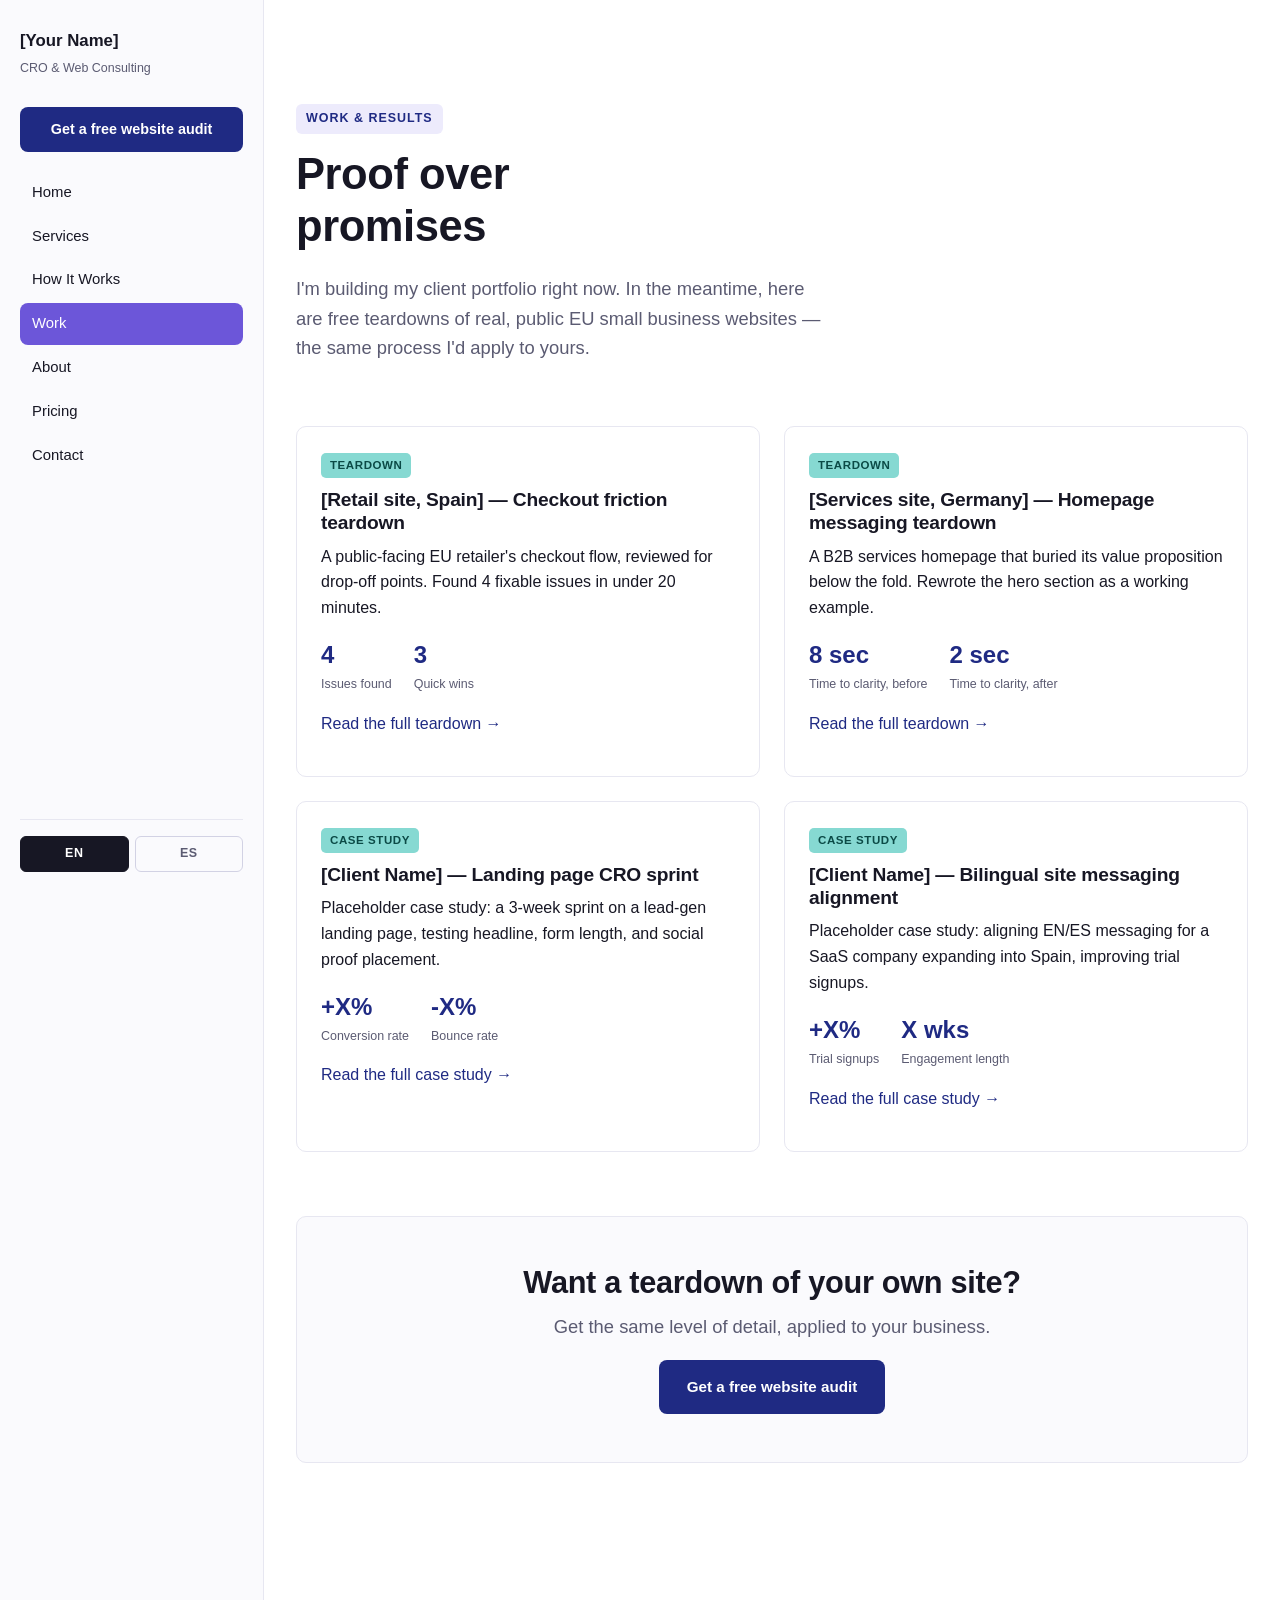
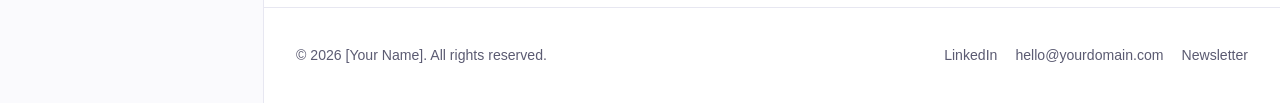
<file: en/work.html>
<!DOCTYPE html>
<html lang="en">
<head>
<meta charset="UTF-8">
<meta name="viewport" content="width=device-width, initial-scale=1.0">
<title>Case Studies &amp; Website Teardowns | [Your Name]</title>
<meta name="description" content="Real conversion and UX teardowns of European small business websites, with before/after fixes and results. See how small changes move real numbers.">
<link rel="canonical" href="https://www.yourdomain.com/en/work.html">
<link rel="alternate" hreflang="en" href="https://www.yourdomain.com/en/work.html">
<link rel="alternate" hreflang="es" href="https://www.yourdomain.com/es/work.html">
<link rel="alternate" hreflang="x-default" href="https://www.yourdomain.com/en/work.html">
<meta property="og:type" content="website">
<meta property="og:title" content="Case Studies & Website Teardowns">
<meta property="og:description" content="Real conversion and UX teardowns of European small business websites, with before/after fixes and results.">
<meta property="og:url" content="https://www.yourdomain.com/en/work.html">
<meta property="og:locale" content="en_US">
<meta property="og:locale:alternate" content="es_ES">
<link rel="stylesheet" href="/assets/css/style.css">
</head>
<body data-page="work">
<div class="layout">
  <div id="site-nav" data-page="work"></div>

  <main>
    <div class="container">

      <section class="hero">
        <p class="eyebrow">Work &amp; Results</p>
        <h1>Proof over promises</h1>
        <p class="lede">I'm building my client portfolio right now. In the meantime, here are free teardowns of real, public EU small business websites — the same process I'd apply to yours.</p>
      </section>

      <section>
        <div class="grid grid-2">

          <article class="case-card">
            <div class="case-body">
              <span class="case-tag">Teardown</span>
              <h3>[Retail site, Spain] — Checkout friction teardown</h3>
              <p>A public-facing EU retailer's checkout flow, reviewed for drop-off points. Found 4 fixable issues in under 20 minutes.</p>
              <div class="case-stats">
                <div><div class="num">4</div><div class="label">Issues found</div></div>
                <div><div class="num">3</div><div class="label">Quick wins</div></div>
              </div>
              <p><a href="/en/contact.html">Read the full teardown →</a></p>
            </div>
          </article>

          <article class="case-card">
            <div class="case-body">
              <span class="case-tag">Teardown</span>
              <h3>[Services site, Germany] — Homepage messaging teardown</h3>
              <p>A B2B services homepage that buried its value proposition below the fold. Rewrote the hero section as a working example.</p>
              <div class="case-stats">
                <div><div class="num">8 sec</div><div class="label">Time to clarity, before</div></div>
                <div><div class="num">2 sec</div><div class="label">Time to clarity, after</div></div>
              </div>
              <p><a href="/en/contact.html">Read the full teardown →</a></p>
            </div>
          </article>

          <article class="case-card">
            <div class="case-card-body case-body">
              <span class="case-tag">Case Study</span>
              <h3>[Client Name] — Landing page CRO sprint</h3>
              <p>Placeholder case study: a 3-week sprint on a lead-gen landing page, testing headline, form length, and social proof placement.</p>
              <div class="case-stats">
                <div><div class="num">+X%</div><div class="label">Conversion rate</div></div>
                <div><div class="num">-X%</div><div class="label">Bounce rate</div></div>
              </div>
              <p><a href="/en/contact.html">Read the full case study →</a></p>
            </div>
          </article>

          <article class="case-card">
            <div class="case-body">
              <span class="case-tag">Case Study</span>
              <h3>[Client Name] — Bilingual site messaging alignment</h3>
              <p>Placeholder case study: aligning EN/ES messaging for a SaaS company expanding into Spain, improving trial signups.</p>
              <div class="case-stats">
                <div><div class="num">+X%</div><div class="label">Trial signups</div></div>
                <div><div class="num">X wks</div><div class="label">Engagement length</div></div>
              </div>
              <p><a href="/en/contact.html">Read the full case study →</a></p>
            </div>
          </article>

        </div>
      </section>

      <section class="cta-band">
        <h2>Want a teardown of your own site?</h2>
        <p class="lede">Get the same level of detail, applied to your business.</p>
        <a class="btn btn-primary" href="/en/contact.html">Get a free website audit</a>
      </section>

    </div>

    <footer class="site-footer">
      <div>© <span id="footYear"></span> [Your Name]. All rights reserved.</div>
      <div class="footer-links">
        <a href="https://www.linkedin.com/in/yourprofile" target="_blank" rel="noopener">LinkedIn</a>
        <a href="mailto:hello@yourdomain.com">hello@yourdomain.com</a>
        <a href="/en/contact.html">Newsletter</a>
      </div>
    </footer>
  </main>
</div>

<script src="/assets/js/nav.js"></script>
</body>
</html>
</file>
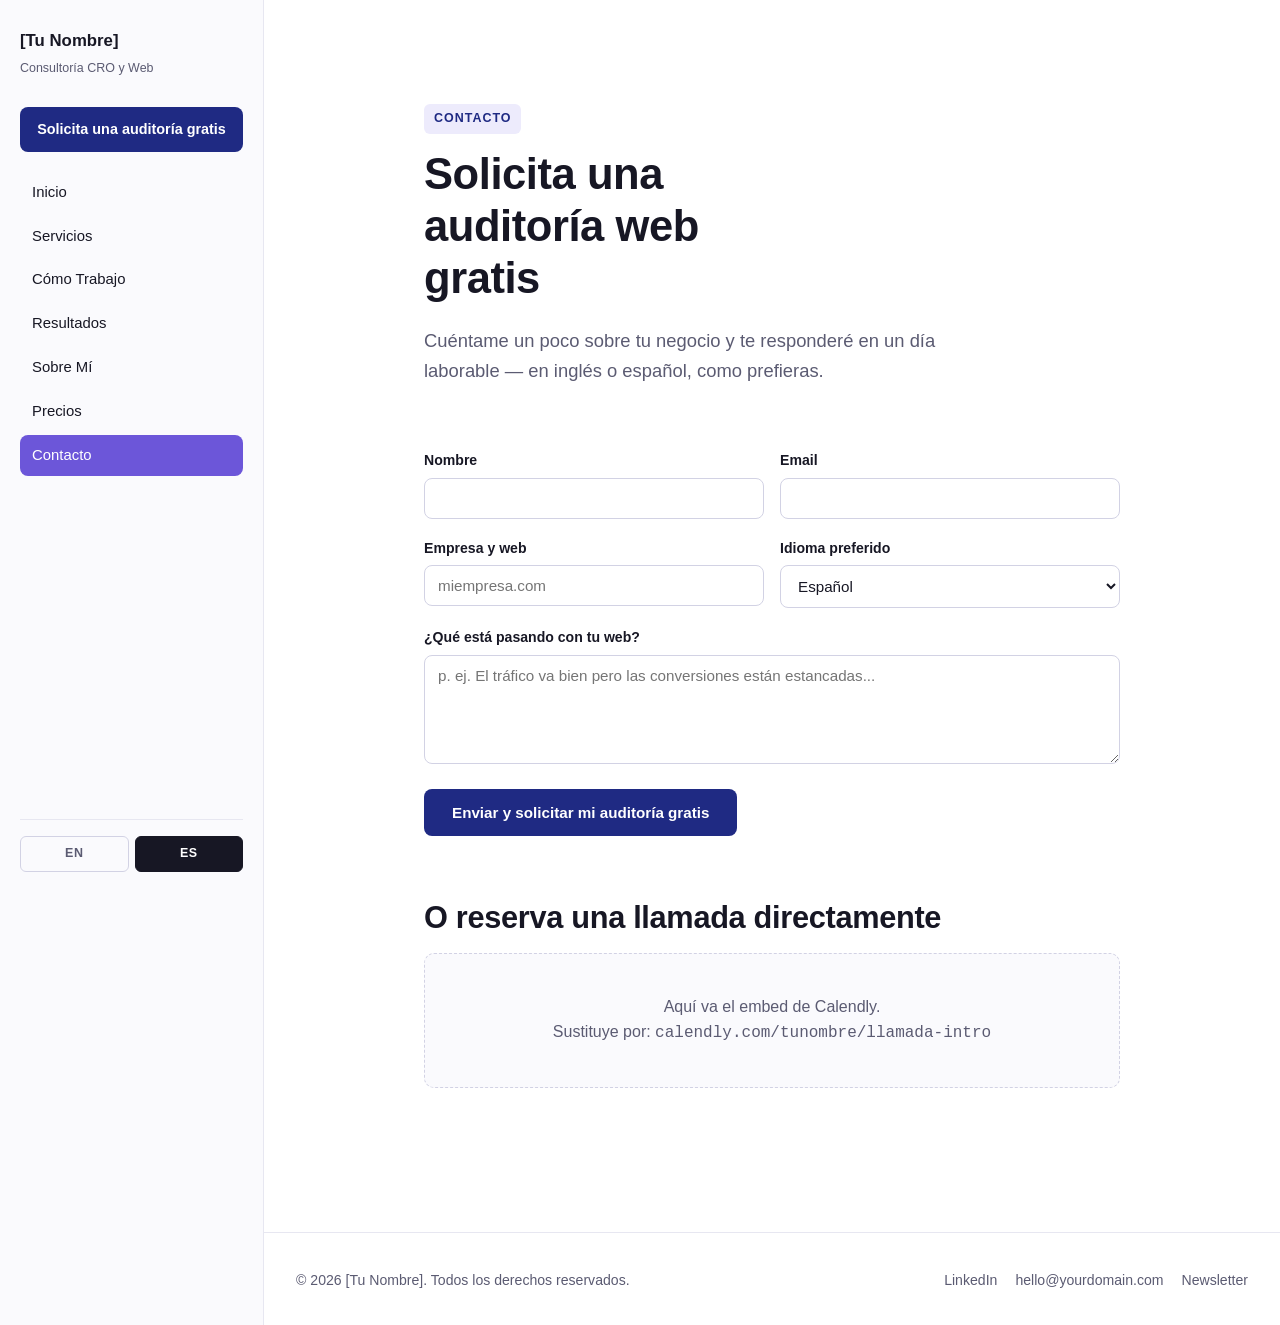
<file: es/contact.html>
<!DOCTYPE html>
<html lang="es">
<head>
<meta charset="UTF-8">
<meta name="viewport" content="width=device-width, initial-scale=1.0">
<title>Contacto | Reserva una Auditoría Web Gratis | [Tu Nombre]</title>
<meta name="description" content="Reserva una auditoría web gratuita o una llamada. Cuéntame sobre tu negocio y tu idioma preferido (inglés o español) y te responderé en un día laborable.">
<link rel="canonical" href="https://www.yourdomain.com/es/contact.html">
<link rel="alternate" hreflang="en" href="https://www.yourdomain.com/en/contact.html">
<link rel="alternate" hreflang="es" href="https://www.yourdomain.com/es/contact.html">
<link rel="alternate" hreflang="x-default" href="https://www.yourdomain.com/en/contact.html">
<meta property="og:type" content="website">
<meta property="og:title" content="Contacto | Reserva una Auditoría Web Gratis">
<meta property="og:description" content="Reserva una auditoría web gratuita o una llamada, en inglés o español.">
<meta property="og:url" content="https://www.yourdomain.com/es/contact.html">
<meta property="og:locale" content="es_ES">
<meta property="og:locale:alternate" content="en_US">
<link rel="stylesheet" href="/assets/css/style.css">
</head>
<body data-page="contact">
<div class="layout">
  <div id="site-nav" data-page="contact"></div>

  <main>
    <div class="container narrow">

      <section class="hero">
        <p class="eyebrow">Contacto</p>
        <h1>Solicita una auditoría web gratis</h1>
        <p class="lede">Cuéntame un poco sobre tu negocio y te responderé en un día laborable — en inglés o español, como prefieras.</p>
      </section>

      <section>
        <form id="contactForm">
          <div class="form-row">
            <div class="form-field">
              <label for="name">Nombre</label>
              <input type="text" id="name" name="name" required>
            </div>
            <div class="form-field">
              <label for="email">Email</label>
              <input type="email" id="email" name="email" required>
            </div>
          </div>
          <div class="form-row">
            <div class="form-field">
              <label for="company">Empresa y web</label>
              <input type="text" id="company" name="company" placeholder="miempresa.com">
            </div>
            <div class="form-field">
              <label for="language">Idioma preferido</label>
              <select id="language" name="language">
                <option value="es">Español</option>
                <option value="en">English</option>
              </select>
            </div>
          </div>
          <div class="form-field">
            <label for="message">¿Qué está pasando con tu web?</label>
            <textarea id="message" name="message" rows="5" placeholder="p. ej. El tráfico va bien pero las conversiones están estancadas..."></textarea>
          </div>
          <button type="submit" class="btn btn-primary">Enviar y solicitar mi auditoría gratis</button>
          <p id="formNote" style="margin-top:14px; color: var(--text-muted); font-size:.88rem;"></p>
        </form>
      </section>

      <section>
        <h2>O reserva una llamada directamente</h2>
        <!-- Sustituye este bloque por tu embed real de Calendly, p. ej.:
             <div class="calendly-inline-widget" data-url="https://calendly.com/tunombre/llamada-intro" style="min-width:320px;height:630px;"></div>
             <script src="https://assets.calendly.com/assets/external/widget.js"></script> -->
        <div class="calendly-placeholder">
          Aquí va el embed de Calendly.<br>
          Sustituye por: <code>calendly.com/tunombre/llamada-intro</code>
        </div>
      </section>

    </div>

    <footer class="site-footer">
      <div>© <span id="footYear"></span> [Tu Nombre]. Todos los derechos reservados.</div>
      <div class="footer-links">
        <a href="https://www.linkedin.com/in/yourprofile" target="_blank" rel="noopener">LinkedIn</a>
        <a href="mailto:hello@yourdomain.com">hello@yourdomain.com</a>
        <a href="/es/contact.html">Newsletter</a>
      </div>
    </footer>
  </main>
</div>

<script src="/assets/js/nav.js"></script>
<script src="/assets/js/main.js"></script>
</body>
</html>
</file>
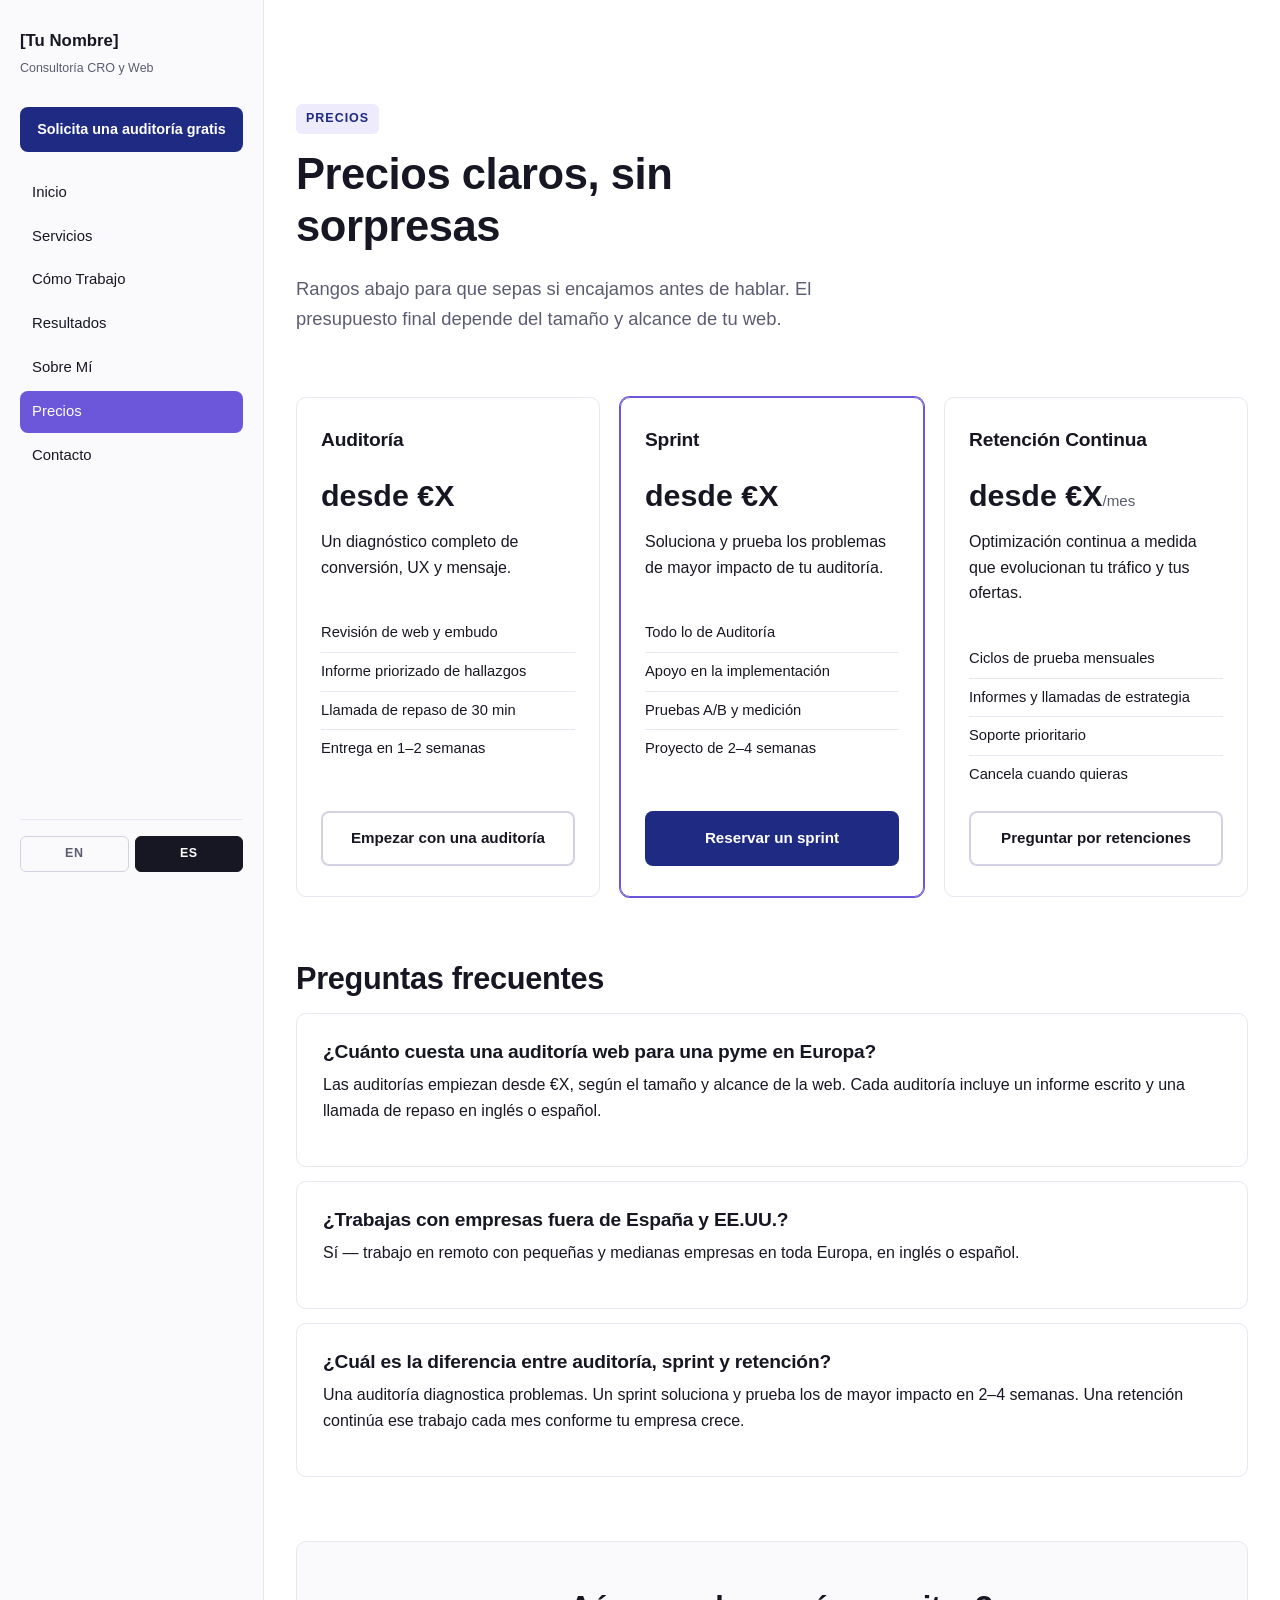
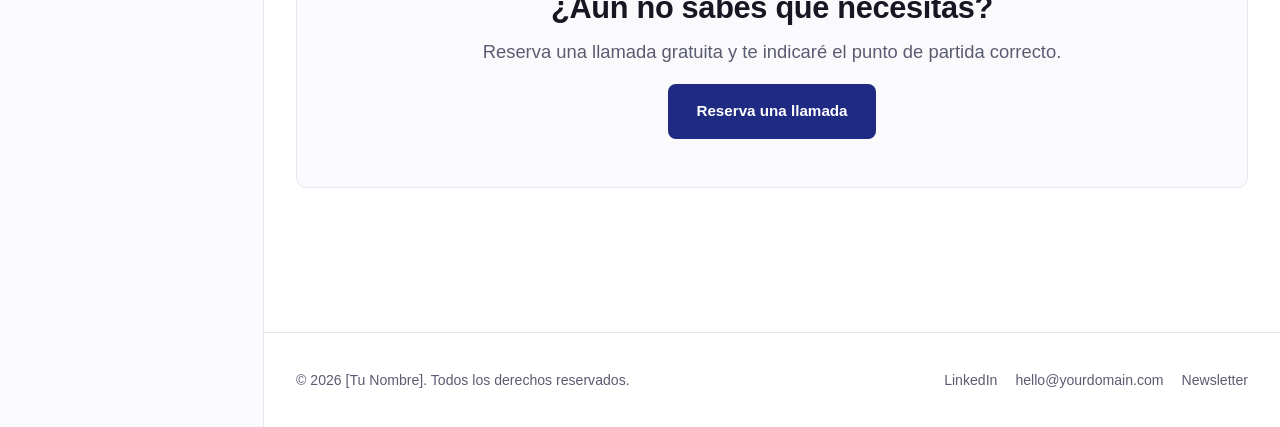
<file: es/pricing.html>
<!DOCTYPE html>
<html lang="es">
<head>
<meta charset="UTF-8">
<meta name="viewport" content="width=device-width, initial-scale=1.0">
<title>Precios: Auditorías, Sprints y Retenciones | [Tu Nombre]</title>
<meta name="description" content="Precios transparentes para auditorías web, sprints de CRO y retenciones continuas para pequeñas y medianas empresas en Europa. Auditorías desde €X, sprints desde €X.">
<link rel="canonical" href="https://www.yourdomain.com/es/pricing.html">
<link rel="alternate" hreflang="en" href="https://www.yourdomain.com/en/pricing.html">
<link rel="alternate" hreflang="es" href="https://www.yourdomain.com/es/pricing.html">
<link rel="alternate" hreflang="x-default" href="https://www.yourdomain.com/en/pricing.html">
<meta property="og:type" content="website">
<meta property="og:title" content="Precios: Auditorías, Sprints y Retenciones">
<meta property="og:description" content="Precios transparentes para auditorías web, sprints de CRO y retenciones continuas para pymes europeas.">
<meta property="og:url" content="https://www.yourdomain.com/es/pricing.html">
<meta property="og:locale" content="es_ES">
<meta property="og:locale:alternate" content="en_US">
<link rel="stylesheet" href="/assets/css/style.css">
<script type="application/ld+json">
{
  "@context": "https://schema.org",
  "@type": "FAQPage",
  "mainEntity": [
    {
      "@type": "Question",
      "name": "¿Cuánto cuesta una auditoría web para una pyme en Europa?",
      "acceptedAnswer": { "@type": "Answer", "text": "Las auditorías empiezan desde €X, según el tamaño y alcance de la web. Cada auditoría incluye un informe escrito y una llamada de repaso en inglés o español." }
    },
    {
      "@type": "Question",
      "name": "¿Trabajas con empresas fuera de España y EE.UU.?",
      "acceptedAnswer": { "@type": "Answer", "text": "Sí — trabajo en remoto con pequeñas y medianas empresas en toda Europa, en inglés o español." }
    },
    {
      "@type": "Question",
      "name": "¿Cuál es la diferencia entre auditoría, sprint y retención?",
      "acceptedAnswer": { "@type": "Answer", "text": "Una auditoría diagnostica problemas. Un sprint soluciona y prueba los de mayor impacto en 2–4 semanas. Una retención continúa ese trabajo cada mes conforme tu empresa crece." }
    }
  ]
}
</script>
</head>
<body data-page="pricing">
<div class="layout">
  <div id="site-nav" data-page="pricing"></div>

  <main>
    <div class="container">

      <section class="hero">
        <p class="eyebrow">Precios</p>
        <h1>Precios claros, sin sorpresas</h1>
        <p class="lede">Rangos abajo para que sepas si encajamos antes de hablar. El presupuesto final depende del tamaño y alcance de tu web.</p>
      </section>

      <section>
        <div class="pricing-grid">
          <div class="price-card">
            <h3>Auditoría</h3>
            <p class="price-tag">desde €X</p>
            <p>Un diagnóstico completo de conversión, UX y mensaje.</p>
            <ul>
              <li>Revisión de web y embudo</li>
              <li>Informe priorizado de hallazgos</li>
              <li>Llamada de repaso de 30 min</li>
              <li>Entrega en 1–2 semanas</li>
            </ul>
            <a class="btn btn-secondary btn-block" href="/es/contact.html">Empezar con una auditoría</a>
          </div>
          <div class="price-card featured">
            <h3>Sprint</h3>
            <p class="price-tag">desde €X</p>
            <p>Soluciona y prueba los problemas de mayor impacto de tu auditoría.</p>
            <ul>
              <li>Todo lo de Auditoría</li>
              <li>Apoyo en la implementación</li>
              <li>Pruebas A/B y medición</li>
              <li>Proyecto de 2–4 semanas</li>
            </ul>
            <a class="btn btn-primary btn-block" href="/es/contact.html">Reservar un sprint</a>
          </div>
          <div class="price-card">
            <h3>Retención Continua</h3>
            <p class="price-tag">desde €X<span>/mes</span></p>
            <p>Optimización continua a medida que evolucionan tu tráfico y tus ofertas.</p>
            <ul>
              <li>Ciclos de prueba mensuales</li>
              <li>Informes y llamadas de estrategia</li>
              <li>Soporte prioritario</li>
              <li>Cancela cuando quieras</li>
            </ul>
            <a class="btn btn-secondary btn-block" href="/es/contact.html">Preguntar por retenciones</a>
          </div>
        </div>
      </section>

      <section>
        <h2>Preguntas frecuentes</h2>
        <div class="card" style="margin-bottom:14px;">
          <h3>¿Cuánto cuesta una auditoría web para una pyme en Europa?</h3>
          <p>Las auditorías empiezan desde €X, según el tamaño y alcance de la web. Cada auditoría incluye un informe escrito y una llamada de repaso en inglés o español.</p>
        </div>
        <div class="card" style="margin-bottom:14px;">
          <h3>¿Trabajas con empresas fuera de España y EE.UU.?</h3>
          <p>Sí — trabajo en remoto con pequeñas y medianas empresas en toda Europa, en inglés o español.</p>
        </div>
        <div class="card">
          <h3>¿Cuál es la diferencia entre auditoría, sprint y retención?</h3>
          <p>Una auditoría diagnostica problemas. Un sprint soluciona y prueba los de mayor impacto en 2–4 semanas. Una retención continúa ese trabajo cada mes conforme tu empresa crece.</p>
        </div>
      </section>

      <section class="cta-band">
        <h2>¿Aún no sabes qué necesitas?</h2>
        <p class="lede">Reserva una llamada gratuita y te indicaré el punto de partida correcto.</p>
        <a class="btn btn-primary" href="/es/contact.html">Reserva una llamada</a>
      </section>

    </div>

    <footer class="site-footer">
      <div>© <span id="footYear"></span> [Tu Nombre]. Todos los derechos reservados.</div>
      <div class="footer-links">
        <a href="https://www.linkedin.com/in/yourprofile" target="_blank" rel="noopener">LinkedIn</a>
        <a href="mailto:hello@yourdomain.com">hello@yourdomain.com</a>
        <a href="/es/contact.html">Newsletter</a>
      </div>
    </footer>
  </main>
</div>

<script src="/assets/js/nav.js"></script>
</body>
</html>
</file>
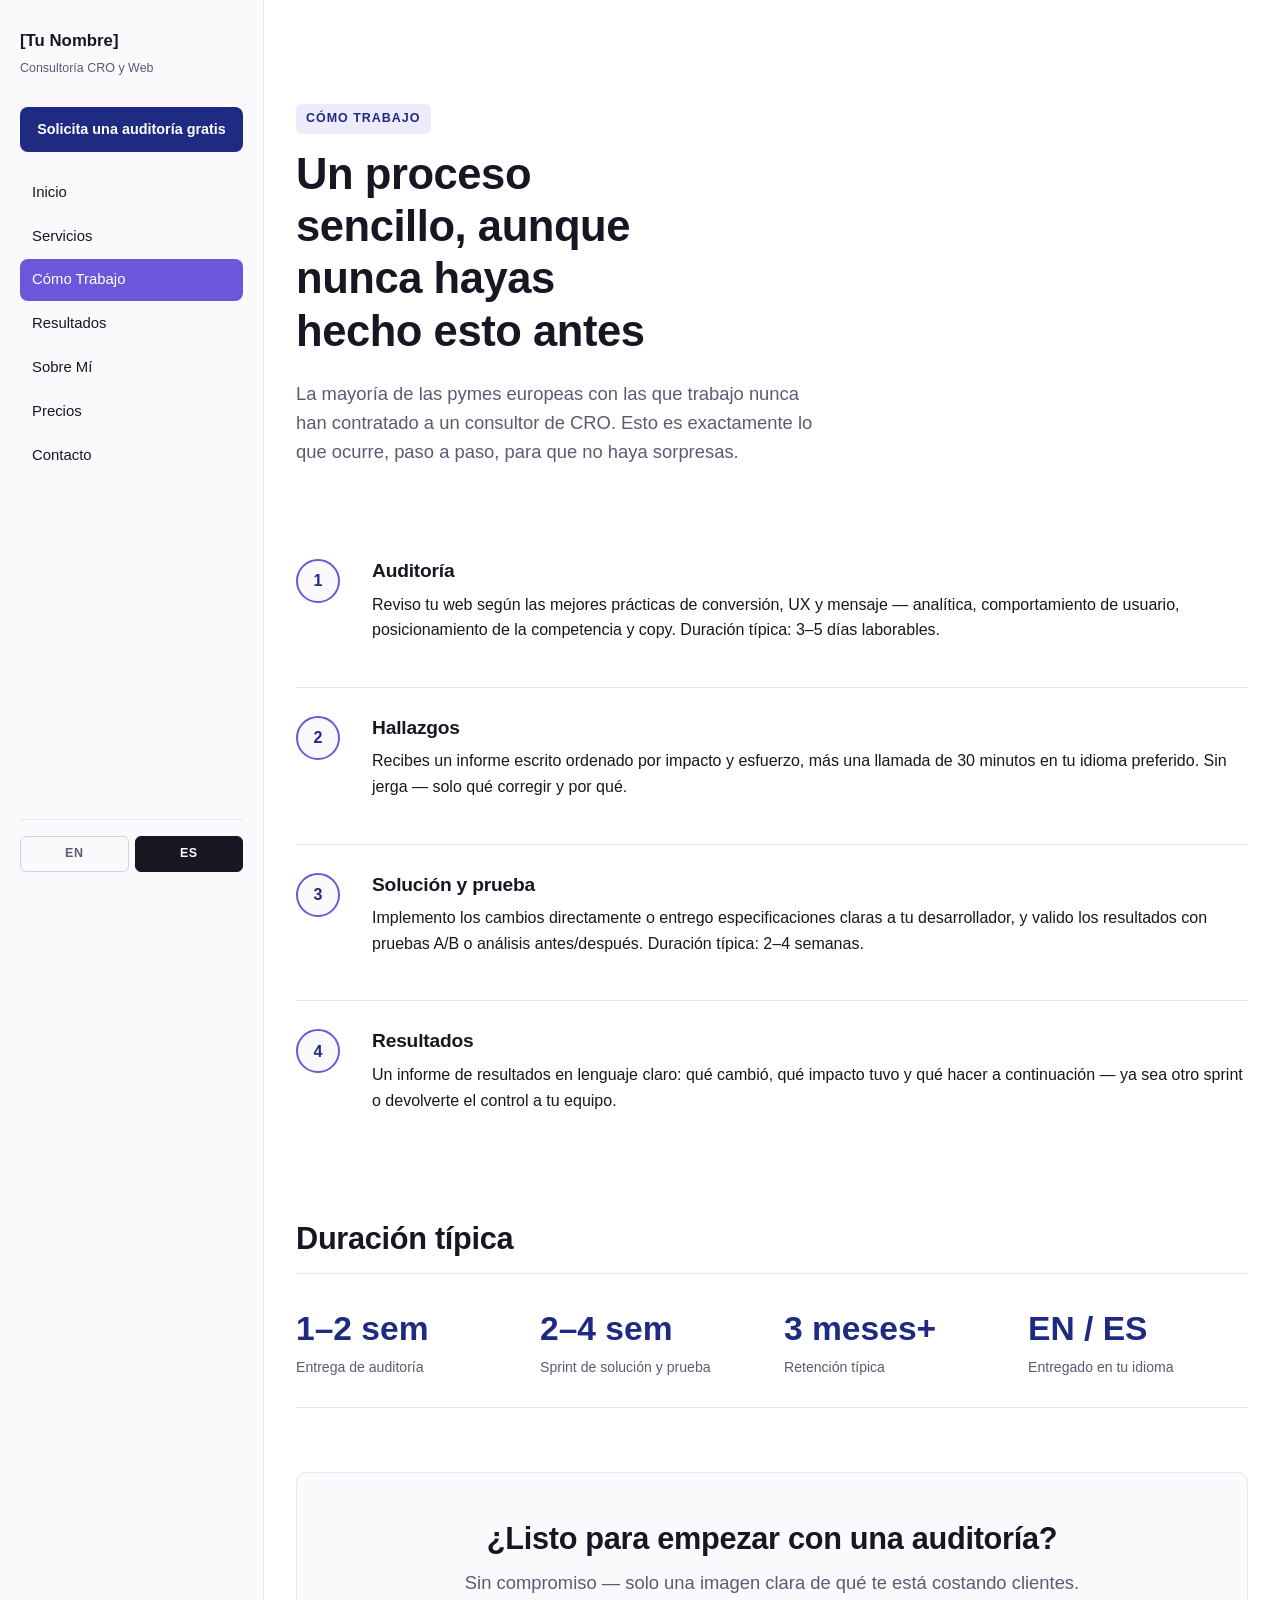
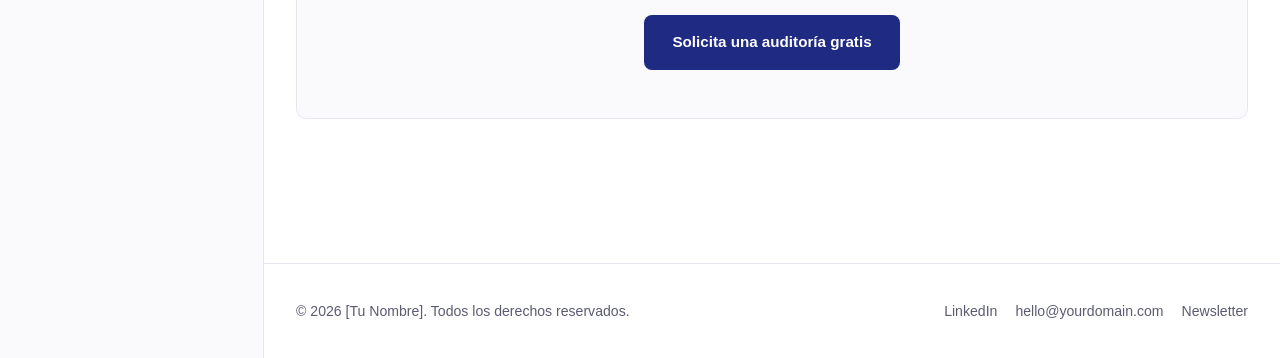
<file: es/process.html>
<!DOCTYPE html>
<html lang="es">
<head>
<meta charset="UTF-8">
<meta name="viewport" content="width=device-width, initial-scale=1.0">
<title>Cómo Trabajo: Auditoría → Solución → Resultados | [Tu Nombre]</title>
<meta name="description" content="Un proceso claro de cuatro pasos para mejorar la tasa de conversión de tu web: auditoría, hallazgos, solución y prueba, resultados. Duración típica del proyecto.">
<link rel="canonical" href="https://www.yourdomain.com/es/process.html">
<link rel="alternate" hreflang="en" href="https://www.yourdomain.com/en/process.html">
<link rel="alternate" hreflang="es" href="https://www.yourdomain.com/es/process.html">
<link rel="alternate" hreflang="x-default" href="https://www.yourdomain.com/en/process.html">
<meta property="og:type" content="website">
<meta property="og:title" content="Cómo Trabajo: Auditoría → Solución → Resultados">
<meta property="og:description" content="Un proceso claro de cuatro pasos para mejorar la tasa de conversión de tu web.">
<meta property="og:url" content="https://www.yourdomain.com/es/process.html">
<meta property="og:locale" content="es_ES">
<meta property="og:locale:alternate" content="en_US">
<link rel="stylesheet" href="/assets/css/style.css">
<script type="application/ld+json">
{
  "@context": "https://schema.org",
  "@type": "HowTo",
  "name": "Cómo funciona un proyecto de conversión web",
  "step": [
    { "@type": "HowToStep", "name": "Auditoría", "text": "Una revisión estructurada de tu web en conversión, UX y mensaje." },
    { "@type": "HowToStep", "name": "Hallazgos", "text": "Un informe priorizado y en lenguaje claro de qué te está costando clientes." },
    { "@type": "HowToStep", "name": "Solución y prueba", "text": "Los cambios se implementan y se validan con datos reales." },
    { "@type": "HowToStep", "name": "Resultados", "text": "Un informe claro sobre el impacto y los próximos pasos recomendados." }
  ]
}
</script>
</head>
<body data-page="process">
<div class="layout">
  <div id="site-nav" data-page="process"></div>

  <main>
    <div class="container">

      <section class="hero">
        <p class="eyebrow">Cómo Trabajo</p>
        <h1>Un proceso sencillo, aunque nunca hayas hecho esto antes</h1>
        <p class="lede">La mayoría de las pymes europeas con las que trabajo nunca han contratado a un consultor de CRO. Esto es exactamente lo que ocurre, paso a paso, para que no haya sorpresas.</p>
      </section>

      <section>
        <div class="steps">
          <div class="step">
            <div class="step-num">1</div>
            <div>
              <h3>Auditoría</h3>
              <p>Reviso tu web según las mejores prácticas de conversión, UX y mensaje — analítica, comportamiento de usuario, posicionamiento de la competencia y copy. Duración típica: 3–5 días laborables.</p>
            </div>
          </div>
          <div class="step">
            <div class="step-num">2</div>
            <div>
              <h3>Hallazgos</h3>
              <p>Recibes un informe escrito ordenado por impacto y esfuerzo, más una llamada de 30 minutos en tu idioma preferido. Sin jerga — solo qué corregir y por qué.</p>
            </div>
          </div>
          <div class="step">
            <div class="step-num">3</div>
            <div>
              <h3>Solución y prueba</h3>
              <p>Implemento los cambios directamente o entrego especificaciones claras a tu desarrollador, y valido los resultados con pruebas A/B o análisis antes/después. Duración típica: 2–4 semanas.</p>
            </div>
          </div>
          <div class="step">
            <div class="step-num">4</div>
            <div>
              <h3>Resultados</h3>
              <p>Un informe de resultados en lenguaje claro: qué cambió, qué impacto tuvo y qué hacer a continuación — ya sea otro sprint o devolverte el control a tu equipo.</p>
            </div>
          </div>
        </div>
      </section>

      <section>
        <h2>Duración típica</h2>
        <div class="stats">
          <div class="stat">
            <div class="num">1–2 sem</div>
            <div class="label">Entrega de auditoría</div>
          </div>
          <div class="stat">
            <div class="num">2–4 sem</div>
            <div class="label">Sprint de solución y prueba</div>
          </div>
          <div class="stat">
            <div class="num">3 meses+</div>
            <div class="label">Retención típica</div>
          </div>
          <div class="stat">
            <div class="num">EN / ES</div>
            <div class="label">Entregado en tu idioma</div>
          </div>
        </div>
      </section>

      <section class="cta-band">
        <h2>¿Listo para empezar con una auditoría?</h2>
        <p class="lede">Sin compromiso — solo una imagen clara de qué te está costando clientes.</p>
        <a class="btn btn-primary" href="/es/contact.html">Solicita una auditoría gratis</a>
      </section>

    </div>

    <footer class="site-footer">
      <div>© <span id="footYear"></span> [Tu Nombre]. Todos los derechos reservados.</div>
      <div class="footer-links">
        <a href="https://www.linkedin.com/in/yourprofile" target="_blank" rel="noopener">LinkedIn</a>
        <a href="mailto:hello@yourdomain.com">hello@yourdomain.com</a>
        <a href="/es/contact.html">Newsletter</a>
      </div>
    </footer>
  </main>
</div>

<script src="/assets/js/nav.js"></script>
</body>
</html>
</file>
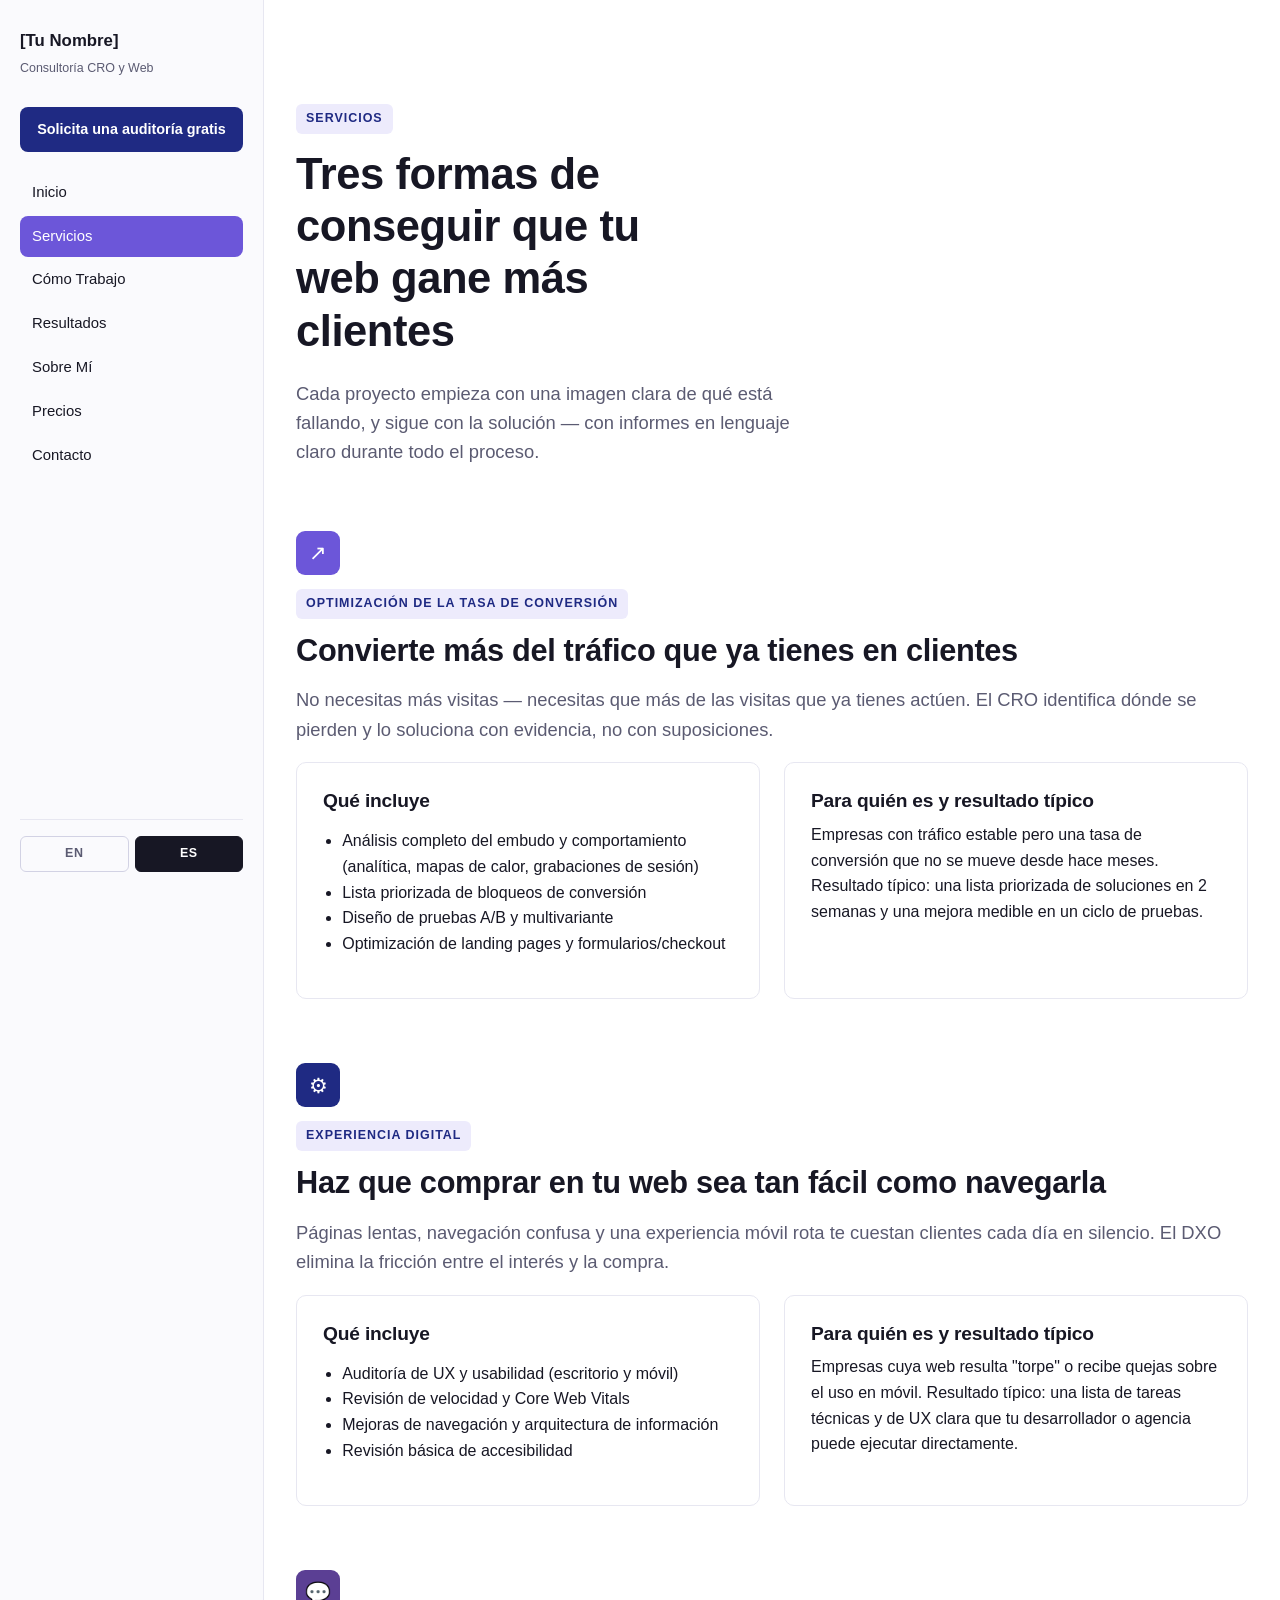
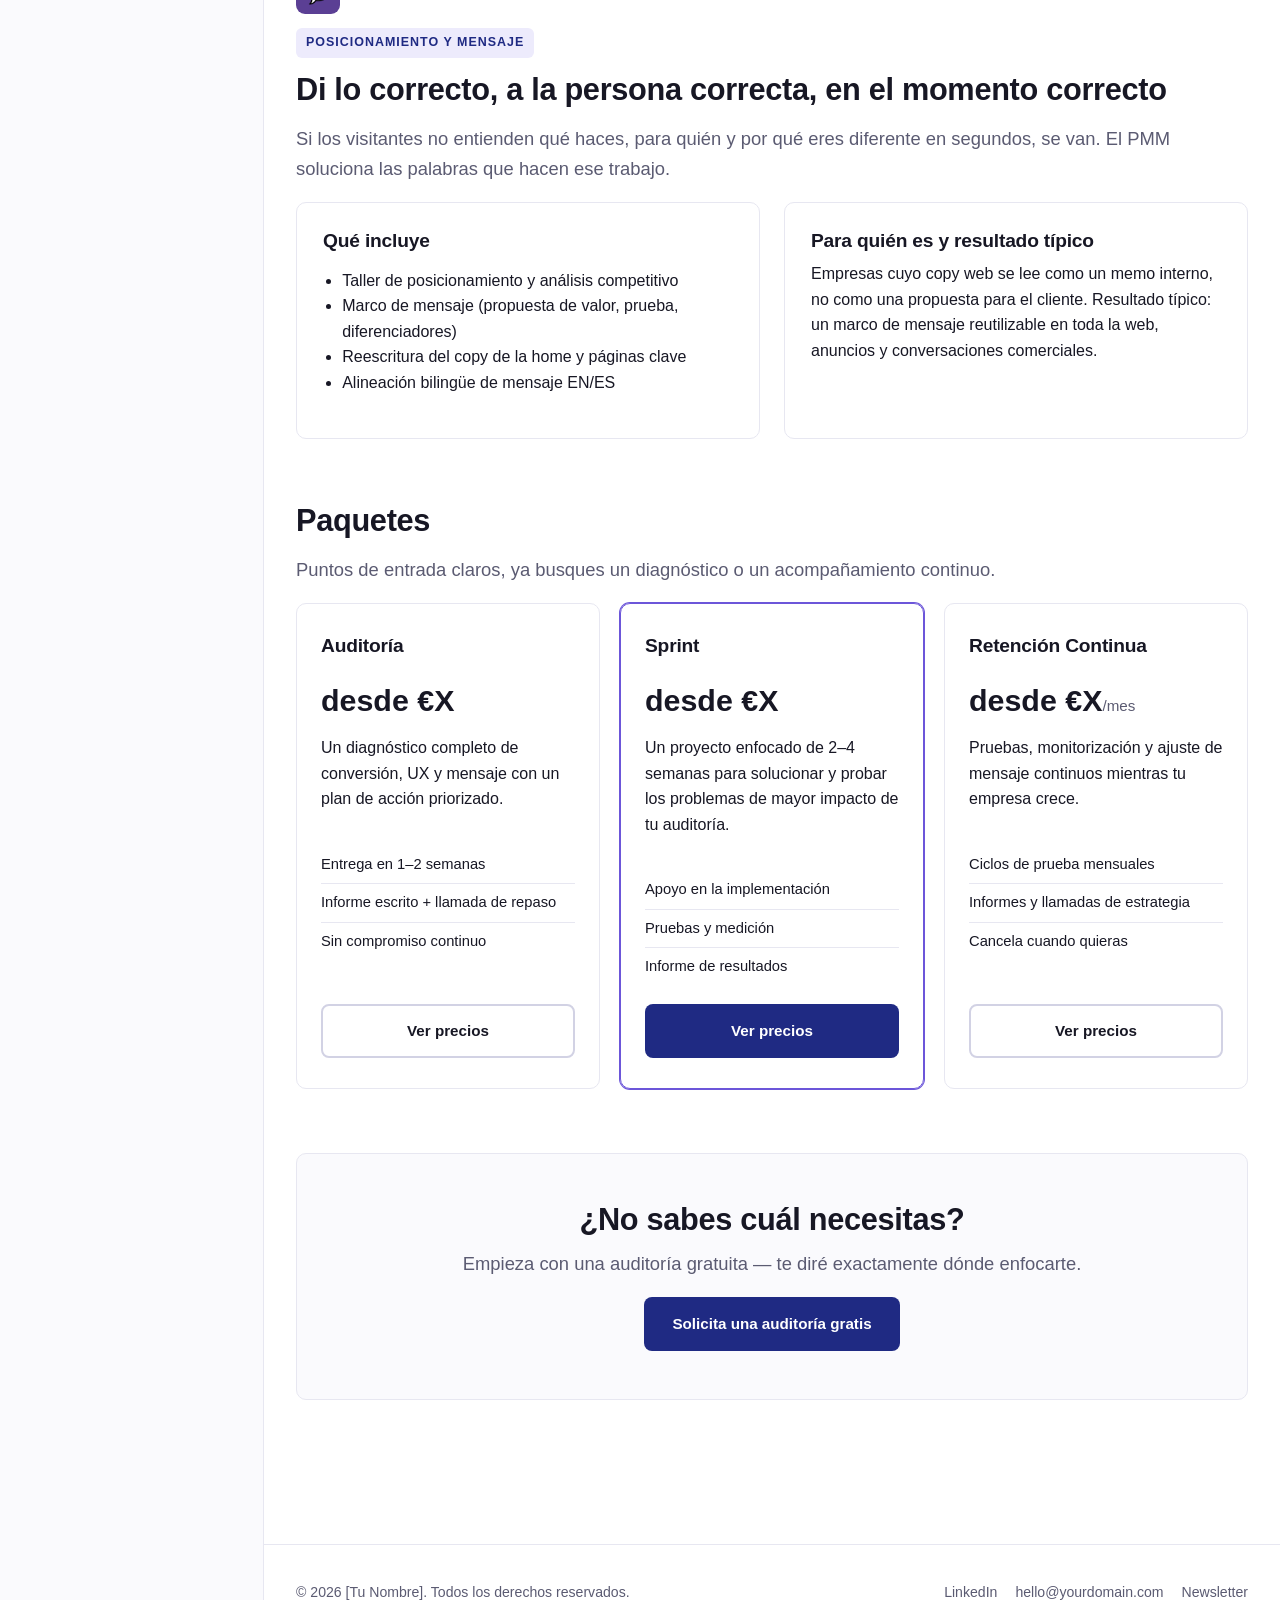
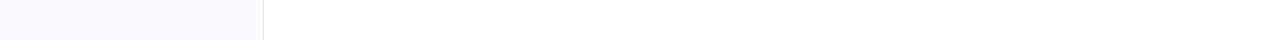
<file: es/services.html>
<!DOCTYPE html>
<html lang="es">
<head>
<meta charset="UTF-8">
<meta name="viewport" content="width=device-width, initial-scale=1.0">
<title>Servicios de CRO, Experiencia Digital y Mensaje | [Tu Nombre]</title>
<meta name="description" content="Optimización de conversión, experiencia digital y posicionamiento/mensaje para pequeñas y medianas empresas en Europa. Auditorías, sprints y retenciones continuas.">
<link rel="canonical" href="https://www.yourdomain.com/es/services.html">
<link rel="alternate" hreflang="en" href="https://www.yourdomain.com/en/services.html">
<link rel="alternate" hreflang="es" href="https://www.yourdomain.com/es/services.html">
<link rel="alternate" hreflang="x-default" href="https://www.yourdomain.com/en/services.html">
<meta property="og:type" content="website">
<meta property="og:title" content="Servicios de CRO, Experiencia Digital y Mensaje">
<meta property="og:description" content="Optimización de conversión, experiencia digital y mensaje para pymes europeas. Auditorías, sprints y retenciones.">
<meta property="og:url" content="https://www.yourdomain.com/es/services.html">
<meta property="og:locale" content="es_ES">
<meta property="og:locale:alternate" content="en_US">
<link rel="stylesheet" href="/assets/css/style.css">
<script type="application/ld+json">
{
  "@context": "https://schema.org",
  "@type": "Service",
  "serviceType": "Consultoría de Optimización de Conversión, Experiencia Digital y Mensaje",
  "provider": { "@type": "Person", "name": "[Tu Nombre]" },
  "areaServed": "Europa",
  "availableLanguage": ["Español", "Inglés"],
  "hasOfferCatalog": {
    "@type": "OfferCatalog",
    "name": "Servicios",
    "itemListElement": [
      { "@type": "Offer", "itemOffered": { "@type": "Service", "name": "Optimización de la Tasa de Conversión (CRO)" } },
      { "@type": "Offer", "itemOffered": { "@type": "Service", "name": "Optimización de Experiencia Digital (DXO)" } },
      { "@type": "Offer", "itemOffered": { "@type": "Service", "name": "Posicionamiento y Mensaje (PMM)" } }
    ]
  }
}
</script>
</head>
<body data-page="services">
<div class="layout">
  <div id="site-nav" data-page="services"></div>

  <main>
    <div class="container">

      <section class="hero">
        <p class="eyebrow">Servicios</p>
        <h1>Tres formas de conseguir que tu web gane más clientes</h1>
        <p class="lede">Cada proyecto empieza con una imagen clara de qué está fallando, y sigue con la solución — con informes en lenguaje claro durante todo el proceso.</p>
      </section>

      <section id="cro">
        <div class="icon-tile i-1">↗</div>
        <p class="eyebrow">Optimización de la Tasa de Conversión</p>
        <h2>Convierte más del tráfico que ya tienes en clientes</h2>
        <p class="lede">No necesitas más visitas — necesitas que más de las visitas que ya tienes actúen. El CRO identifica dónde se pierden y lo soluciona con evidencia, no con suposiciones.</p>
        <div class="grid grid-2">
          <div class="card">
            <h3>Qué incluye</h3>
            <ul>
              <li>Análisis completo del embudo y comportamiento (analítica, mapas de calor, grabaciones de sesión)</li>
              <li>Lista priorizada de bloqueos de conversión</li>
              <li>Diseño de pruebas A/B y multivariante</li>
              <li>Optimización de landing pages y formularios/checkout</li>
            </ul>
          </div>
          <div class="card">
            <h3>Para quién es y resultado típico</h3>
            <p>Empresas con tráfico estable pero una tasa de conversión que no se mueve desde hace meses. Resultado típico: una lista priorizada de soluciones en 2 semanas y una mejora medible en un ciclo de pruebas.</p>
          </div>
        </div>
      </section>

      <section id="dxo">
        <div class="icon-tile i-2">⚙</div>
        <p class="eyebrow">Experiencia Digital</p>
        <h2>Haz que comprar en tu web sea tan fácil como navegarla</h2>
        <p class="lede">Páginas lentas, navegación confusa y una experiencia móvil rota te cuestan clientes cada día en silencio. El DXO elimina la fricción entre el interés y la compra.</p>
        <div class="grid grid-2">
          <div class="card">
            <h3>Qué incluye</h3>
            <ul>
              <li>Auditoría de UX y usabilidad (escritorio y móvil)</li>
              <li>Revisión de velocidad y Core Web Vitals</li>
              <li>Mejoras de navegación y arquitectura de información</li>
              <li>Revisión básica de accesibilidad</li>
            </ul>
          </div>
          <div class="card">
            <h3>Para quién es y resultado típico</h3>
            <p>Empresas cuya web resulta "torpe" o recibe quejas sobre el uso en móvil. Resultado típico: una lista de tareas técnicas y de UX clara que tu desarrollador o agencia puede ejecutar directamente.</p>
          </div>
        </div>
      </section>

      <section id="pmm">
        <div class="icon-tile i-3">💬</div>
        <p class="eyebrow">Posicionamiento y Mensaje</p>
        <h2>Di lo correcto, a la persona correcta, en el momento correcto</h2>
        <p class="lede">Si los visitantes no entienden qué haces, para quién y por qué eres diferente en segundos, se van. El PMM soluciona las palabras que hacen ese trabajo.</p>
        <div class="grid grid-2">
          <div class="card">
            <h3>Qué incluye</h3>
            <ul>
              <li>Taller de posicionamiento y análisis competitivo</li>
              <li>Marco de mensaje (propuesta de valor, prueba, diferenciadores)</li>
              <li>Reescritura del copy de la home y páginas clave</li>
              <li>Alineación bilingüe de mensaje EN/ES</li>
            </ul>
          </div>
          <div class="card">
            <h3>Para quién es y resultado típico</h3>
            <p>Empresas cuyo copy web se lee como un memo interno, no como una propuesta para el cliente. Resultado típico: un marco de mensaje reutilizable en toda la web, anuncios y conversaciones comerciales.</p>
          </div>
        </div>
      </section>

      <section>
        <h2>Paquetes</h2>
        <p class="lede">Puntos de entrada claros, ya busques un diagnóstico o un acompañamiento continuo.</p>
        <div class="pricing-grid">
          <div class="price-card">
            <h3>Auditoría</h3>
            <p class="price-tag">desde €X</p>
            <p>Un diagnóstico completo de conversión, UX y mensaje con un plan de acción priorizado.</p>
            <ul>
              <li>Entrega en 1–2 semanas</li>
              <li>Informe escrito + llamada de repaso</li>
              <li>Sin compromiso continuo</li>
            </ul>
            <a class="btn btn-secondary btn-block" href="/es/pricing.html">Ver precios</a>
          </div>
          <div class="price-card featured">
            <h3>Sprint</h3>
            <p class="price-tag">desde €X</p>
            <p>Un proyecto enfocado de 2–4 semanas para solucionar y probar los problemas de mayor impacto de tu auditoría.</p>
            <ul>
              <li>Apoyo en la implementación</li>
              <li>Pruebas y medición</li>
              <li>Informe de resultados</li>
            </ul>
            <a class="btn btn-primary btn-block" href="/es/pricing.html">Ver precios</a>
          </div>
          <div class="price-card">
            <h3>Retención Continua</h3>
            <p class="price-tag">desde €X<span>/mes</span></p>
            <p>Pruebas, monitorización y ajuste de mensaje continuos mientras tu empresa crece.</p>
            <ul>
              <li>Ciclos de prueba mensuales</li>
              <li>Informes y llamadas de estrategia</li>
              <li>Cancela cuando quieras</li>
            </ul>
            <a class="btn btn-secondary btn-block" href="/es/pricing.html">Ver precios</a>
          </div>
        </div>
      </section>

      <section class="cta-band">
        <h2>¿No sabes cuál necesitas?</h2>
        <p class="lede">Empieza con una auditoría gratuita — te diré exactamente dónde enfocarte.</p>
        <a class="btn btn-primary" href="/es/contact.html">Solicita una auditoría gratis</a>
      </section>

    </div>

    <footer class="site-footer">
      <div>© <span id="footYear"></span> [Tu Nombre]. Todos los derechos reservados.</div>
      <div class="footer-links">
        <a href="https://www.linkedin.com/in/yourprofile" target="_blank" rel="noopener">LinkedIn</a>
        <a href="mailto:hello@yourdomain.com">hello@yourdomain.com</a>
        <a href="/es/contact.html">Newsletter</a>
      </div>
    </footer>
  </main>
</div>

<script src="/assets/js/nav.js"></script>
</body>
</html>
</file>
<file: assets/css/style.css>
/* =========================================================
   CRO / DXO / PMM Consultant Site — Global Stylesheet
   Edit colors in :root below. Background is intentionally
   white everywhere; the palette below is used only as accents
   (borders, tags, buttons, icons, hover states).
   ========================================================= */

:root {
  /* --- Brand accent palette (from provided image) --- */
  --c-purple:  #5B3F94; /* dark purple */
  --c-mint:    #86D9D2; /* mint / teal */
  --c-navy:    #1F2A83; /* dark indigo/navy */
  --c-violet:  #6C56D9; /* medium purple/violet */
  --c-sky:     #7AAEF6; /* light blue */

  /* --- Base UI colors (background stays white) --- */
  --bg:          #FFFFFF;
  --bg-soft:     #FAFAFD;
  --text:        #171724;
  --text-muted:  #5B5B72;
  --border:      #E7E7F1;
  --border-dark: #D2D2E4;

  /* --- Semantic aliases --- */
  --accent:       var(--c-violet);
  --accent-dark:  var(--c-navy);
  --accent-soft:  var(--c-mint);

  --sidebar-w: 264px;
  --content-max: 1040px;
  --radius: 10px;
  --font-sans: -apple-system, BlinkMacSystemFont, "Segoe UI", Roboto, Helvetica, Arial, sans-serif;
}

* { box-sizing: border-box; }

html, body {
  margin: 0;
  padding: 0;
  background: var(--bg);
  color: var(--text);
  font-family: var(--font-sans);
  -webkit-font-smoothing: antialiased;
}

body {
  font-size: 16px;
  line-height: 1.6;
}

img { max-width: 100%; display: block; }

a { color: var(--accent-dark); text-decoration: none; }
a:hover { text-decoration: underline; }

h1, h2, h3, h4 { line-height: 1.2; margin: 0 0 .5em; font-weight: 700; letter-spacing: -0.01em; }
h1 { font-size: clamp(2rem, 3.4vw, 2.75rem); }
h2 { font-size: clamp(1.5rem, 2.4vw, 2rem); }
h3 { font-size: 1.2rem; }
p { margin: 0 0 1em; color: var(--text); }
.lede { font-size: 1.15rem; color: var(--text-muted); }

ul, ol { padding-left: 1.2em; }

/* =========================================================
   Layout: fixed left sidebar + main content
   ========================================================= */

.layout {
  display: flex;
  min-height: 100vh;
}

/* --- Sidebar (built by assets/js/nav.js) --- */
#site-nav {
  width: var(--sidebar-w);
  flex-shrink: 0;
  background: var(--bg-soft);
  border-right: 1px solid var(--border);
}

.nav-inner {
  position: sticky;
  top: 0;
  height: 100vh;
  display: flex;
  flex-direction: column;
  padding: 28px 20px;
  overflow-y: auto;
}

.nav-brand {
  display: block;
  font-weight: 800;
  font-size: 1.05rem;
  color: var(--text);
  text-decoration: none;
  margin-bottom: 4px;
}
.nav-brand:hover { text-decoration: none; }
.nav-tagline {
  font-size: .78rem;
  color: var(--text-muted);
  margin-bottom: 28px;
}

.nav-links {
  list-style: none;
  margin: 0 0 24px;
  padding: 0;
  display: flex;
  flex-direction: column;
  gap: 2px;
}

.nav-links a {
  display: block;
  padding: 9px 12px;
  border-radius: 8px;
  color: var(--text);
  font-size: .93rem;
  font-weight: 500;
}
.nav-links a:hover {
  background: #EFEDFB;
  text-decoration: none;
}
.nav-links a.active {
  background: var(--accent);
  color: #fff;
}

.nav-cta {
  display: block;
  text-align: center;
  padding: 11px 14px;
  border-radius: 8px;
  background: var(--accent-dark);
  color: #fff !important;
  font-weight: 700;
  font-size: .9rem;
  margin-bottom: 20px;
}
.nav-cta:hover { background: var(--c-purple); text-decoration: none; }

/* --- Language switcher --- */
.lang-switch {
  display: flex;
  gap: 6px;
  margin-top: auto;
  padding-top: 16px;
  border-top: 1px solid var(--border);
}
.lang-switch a {
  flex: 1;
  text-align: center;
  padding: 7px 8px;
  font-size: .78rem;
  font-weight: 700;
  letter-spacing: .04em;
  border-radius: 6px;
  border: 1px solid var(--border-dark);
  color: var(--text-muted);
}
.lang-switch a.active {
  background: var(--text);
  color: #fff;
  border-color: var(--text);
}
.lang-switch a:hover { text-decoration: none; border-color: var(--accent); }

/* --- Mobile nav toggle --- */
.nav-toggle {
  display: none;
  position: fixed;
  top: 14px;
  left: 14px;
  z-index: 60;
  width: 42px;
  height: 42px;
  border-radius: 8px;
  border: 1px solid var(--border-dark);
  background: #fff;
  align-items: center;
  justify-content: center;
  cursor: pointer;
}
.nav-toggle span,
.nav-toggle span::before,
.nav-toggle span::after {
  content: "";
  display: block;
  width: 18px;
  height: 2px;
  background: var(--text);
  position: relative;
  transition: transform .2s ease;
}
.nav-toggle span::before { position: absolute; top: -6px; }
.nav-toggle span::after { position: absolute; top: 6px; }

.nav-scrim {
  display: none;
  position: fixed;
  inset: 0;
  background: rgba(23,23,36,.4);
  z-index: 40;
}

/* =========================================================
   Main content
   ========================================================= */

main {
  flex: 1;
  min-width: 0;
}

.container {
  max-width: var(--content-max);
  margin: 0 auto;
  padding: 64px 32px;
}

.container.narrow { max-width: 760px; }

section + section { margin-top: 64px; }

.eyebrow {
  display: inline-block;
  font-size: .78rem;
  font-weight: 700;
  letter-spacing: .08em;
  text-transform: uppercase;
  color: var(--accent-dark);
  background: #EDEBFC;
  padding: 5px 10px;
  border-radius: 6px;
  margin-bottom: 14px;
}

/* --- Buttons --- */
.btn {
  display: inline-block;
  padding: 13px 26px;
  border-radius: 8px;
  font-weight: 700;
  font-size: .95rem;
  cursor: pointer;
  border: 2px solid transparent;
}
.btn:hover { text-decoration: none; }
.btn-primary { background: var(--accent-dark); color: #fff !important; }
.btn-primary:hover { background: var(--c-purple); }
.btn-secondary { background: transparent; color: var(--text) !important; border-color: var(--border-dark); }
.btn-secondary:hover { border-color: var(--accent); }
.btn-block { display: block; width: 100%; text-align: center; }

/* --- Hero --- */
.hero {
  padding-top: 40px;
}
.hero h1 { max-width: 16ch; }
.hero .lede { max-width: 52ch; margin-bottom: 28px; }
.hero-actions { display: flex; gap: 12px; flex-wrap: wrap; }

/* --- Cards / grids --- */
.grid {
  display: grid;
  gap: 24px;
}
.grid-3 { grid-template-columns: repeat(3, 1fr); }
.grid-2 { grid-template-columns: repeat(2, 1fr); }

.card {
  border: 1px solid var(--border);
  border-radius: var(--radius);
  padding: 26px;
  background: var(--bg);
}
.card-accent-top { border-top: 3px solid var(--accent); }

.icon-tile {
  width: 44px;
  height: 44px;
  border-radius: 9px;
  display: flex;
  align-items: center;
  justify-content: center;
  font-size: 1.3rem;
  margin-bottom: 14px;
  color: #fff;
}
.icon-tile.i-1 { background: var(--c-violet); }
.icon-tile.i-2 { background: var(--c-navy); }
.icon-tile.i-3 { background: var(--c-purple); }

/* --- Stat row --- */
.stats {
  display: grid;
  grid-template-columns: repeat(auto-fit, minmax(140px, 1fr));
  gap: 24px;
  padding: 28px 0;
  border-top: 1px solid var(--border);
  border-bottom: 1px solid var(--border);
}
.stat .num {
  font-size: 2.1rem;
  font-weight: 800;
  color: var(--accent-dark);
}
.stat .label { color: var(--text-muted); font-size: .88rem; }

/* --- Steps / process --- */
.steps {
  display: flex;
  flex-direction: column;
  gap: 0;
}
.step {
  display: grid;
  grid-template-columns: 56px 1fr;
  gap: 20px;
  padding: 28px 0;
  border-bottom: 1px solid var(--border);
}
.step:last-child { border-bottom: none; }
.step-num {
  width: 44px;
  height: 44px;
  border-radius: 50%;
  background: var(--bg-soft);
  border: 2px solid var(--accent);
  color: var(--accent-dark);
  font-weight: 800;
  display: flex;
  align-items: center;
  justify-content: center;
}

/* --- Pricing table --- */
.pricing-grid {
  display: grid;
  grid-template-columns: repeat(3, 1fr);
  gap: 20px;
}
.price-card {
  border: 1px solid var(--border);
  border-radius: var(--radius);
  padding: 30px 24px;
  display: flex;
  flex-direction: column;
}
.price-card.featured {
  border-color: var(--accent);
  box-shadow: 0 0 0 1px var(--accent);
}
.price-tag { font-size: 1.9rem; font-weight: 800; margin: 10px 0; }
.price-tag span { font-size: .95rem; font-weight: 500; color: var(--text-muted); }
.price-card ul { list-style: none; padding: 0; margin: 18px 0; flex: 1; }
.price-card li { padding: 7px 0; border-top: 1px solid var(--border); font-size: .92rem; }
.price-card li:first-child { border-top: none; }

/* --- Case study cards --- */
.case-card {
  border: 1px solid var(--border);
  border-radius: var(--radius);
  overflow: hidden;
}
.case-card .case-body { padding: 24px; }
.case-tag {
  display: inline-block;
  font-size: .72rem;
  font-weight: 700;
  text-transform: uppercase;
  letter-spacing: .05em;
  padding: 3px 9px;
  border-radius: 5px;
  background: var(--c-mint);
  color: #0B4A46;
  margin-bottom: 10px;
}
.case-stats { display: flex; gap: 22px; margin: 16px 0; }
.case-stats .num { font-size: 1.5rem; font-weight: 800; color: var(--accent-dark); }
.case-stats .label { font-size: .78rem; color: var(--text-muted); }

/* --- Timeline (about / process) --- */
.quote-block {
  border-left: 3px solid var(--accent);
  padding: 4px 0 4px 20px;
  color: var(--text-muted);
  font-style: italic;
  margin: 20px 0;
}

/* --- Forms --- */
.form-field { margin-bottom: 18px; }
.form-field label {
  display: block;
  font-weight: 600;
  font-size: .88rem;
  margin-bottom: 6px;
}
.form-field input,
.form-field select,
.form-field textarea {
  width: 100%;
  padding: 11px 13px;
  border: 1px solid var(--border-dark);
  border-radius: 8px;
  font-family: inherit;
  font-size: .95rem;
  background: #fff;
  color: var(--text);
}
.form-field input:focus,
.form-field select:focus,
.form-field textarea:focus {
  outline: none;
  border-color: var(--accent);
  box-shadow: 0 0 0 3px #6C56D91F;
}
.form-row { display: grid; grid-template-columns: 1fr 1fr; gap: 16px; }

.calendly-placeholder {
  border: 1px dashed var(--border-dark);
  border-radius: var(--radius);
  padding: 40px 24px;
  text-align: center;
  color: var(--text-muted);
  background: var(--bg-soft);
}

/* --- Footer --- */
footer.site-footer {
  border-top: 1px solid var(--border);
  padding: 36px 32px;
  margin-top: 80px;
  display: flex;
  justify-content: space-between;
  align-items: center;
  flex-wrap: wrap;
  gap: 16px;
  color: var(--text-muted);
  font-size: .88rem;
}
footer.site-footer .footer-links { display: flex; gap: 18px; }
footer.site-footer a { color: var(--text-muted); }

/* --- Final CTA band --- */
.cta-band {
  background: var(--bg-soft);
  border: 1px solid var(--border);
  border-radius: var(--radius);
  padding: 48px;
  text-align: center;
}
.cta-band h2 { margin-bottom: 10px; }

/* =========================================================
   Responsive
   ========================================================= */

@media (max-width: 900px) {
  .nav-toggle { display: flex; }

  #site-nav {
    position: fixed;
    left: -280px;
    top: 0;
    height: 100vh;
    z-index: 50;
    transition: left .2s ease;
    box-shadow: 2px 0 12px rgba(0,0,0,.08);
  }
  #site-nav.open { left: 0; }
  #site-nav.open ~ .nav-scrim,
  body.nav-open .nav-scrim { display: block; }

  main { width: 100%; }
  .container { padding: 90px 20px 50px; }

  .grid-3, .grid-2, .pricing-grid, .form-row { grid-template-columns: 1fr; }
  .case-stats { flex-wrap: wrap; gap: 14px; }
}
</file>
